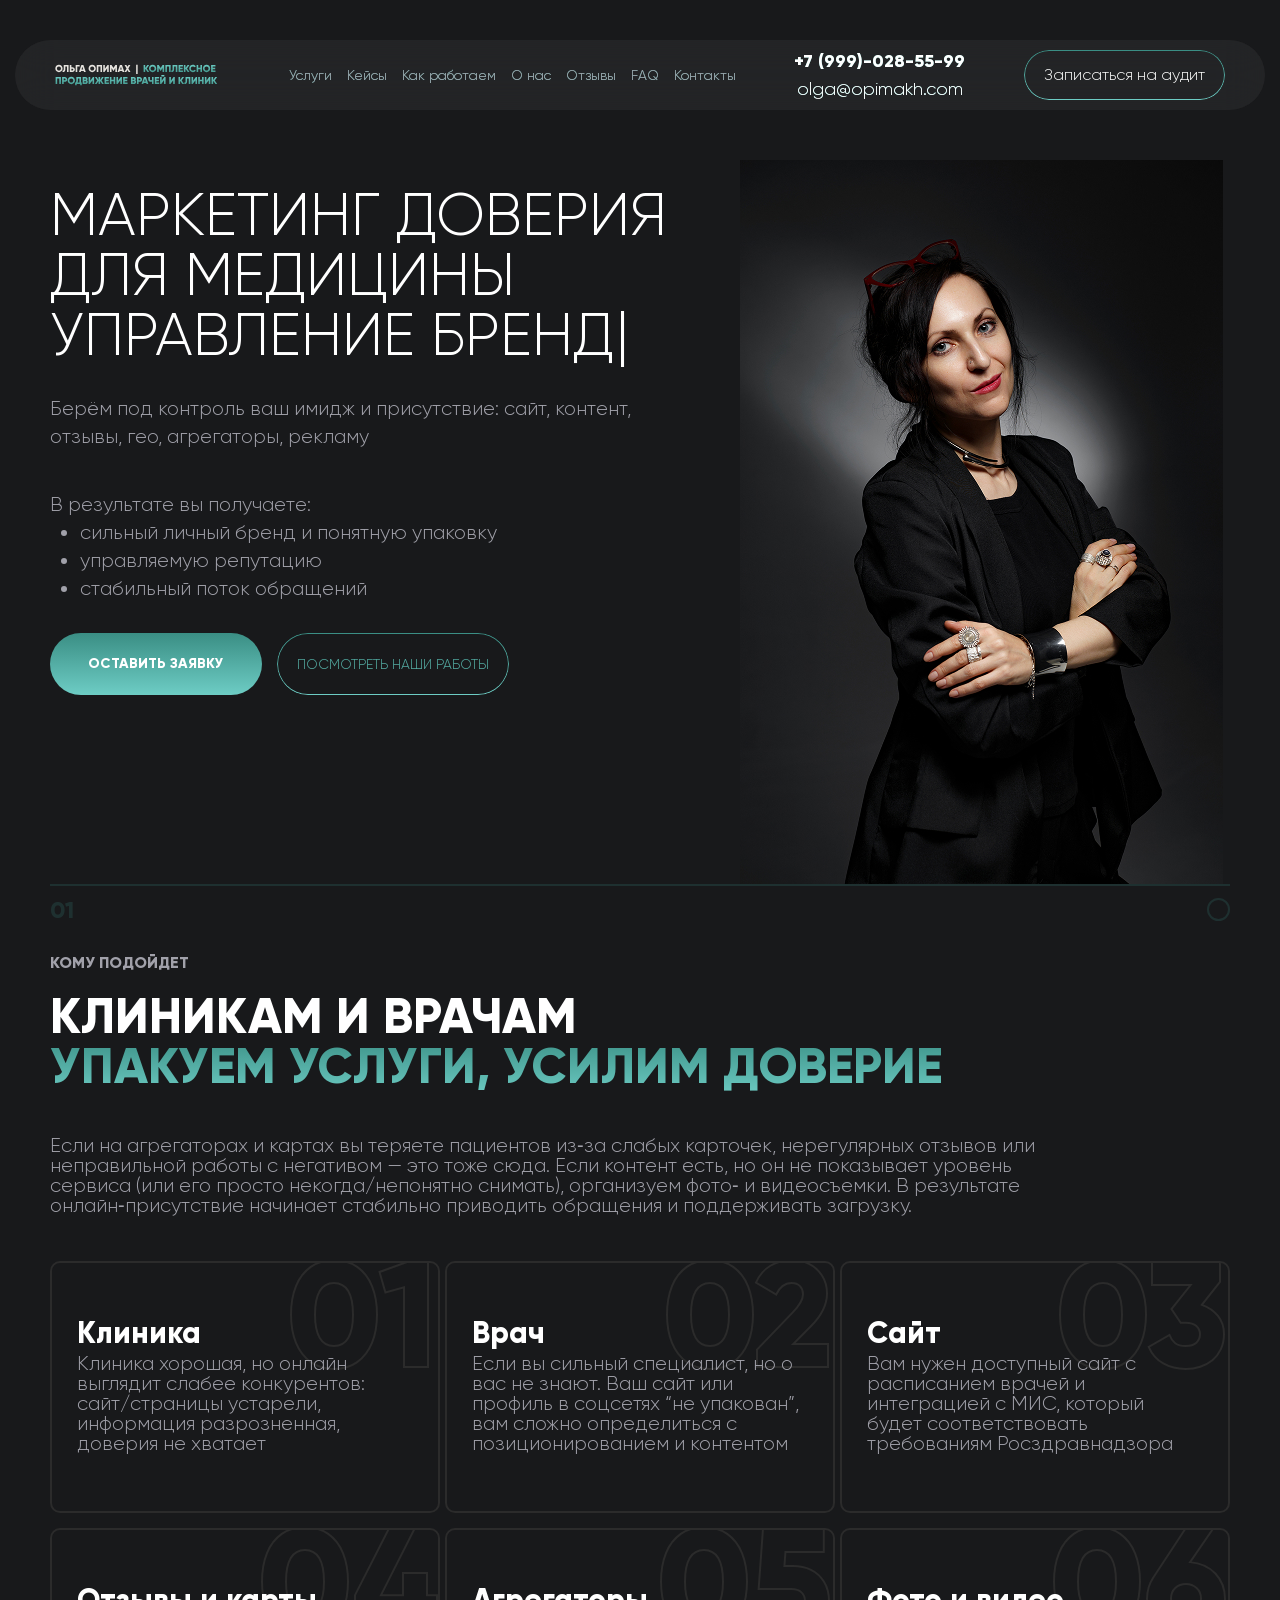
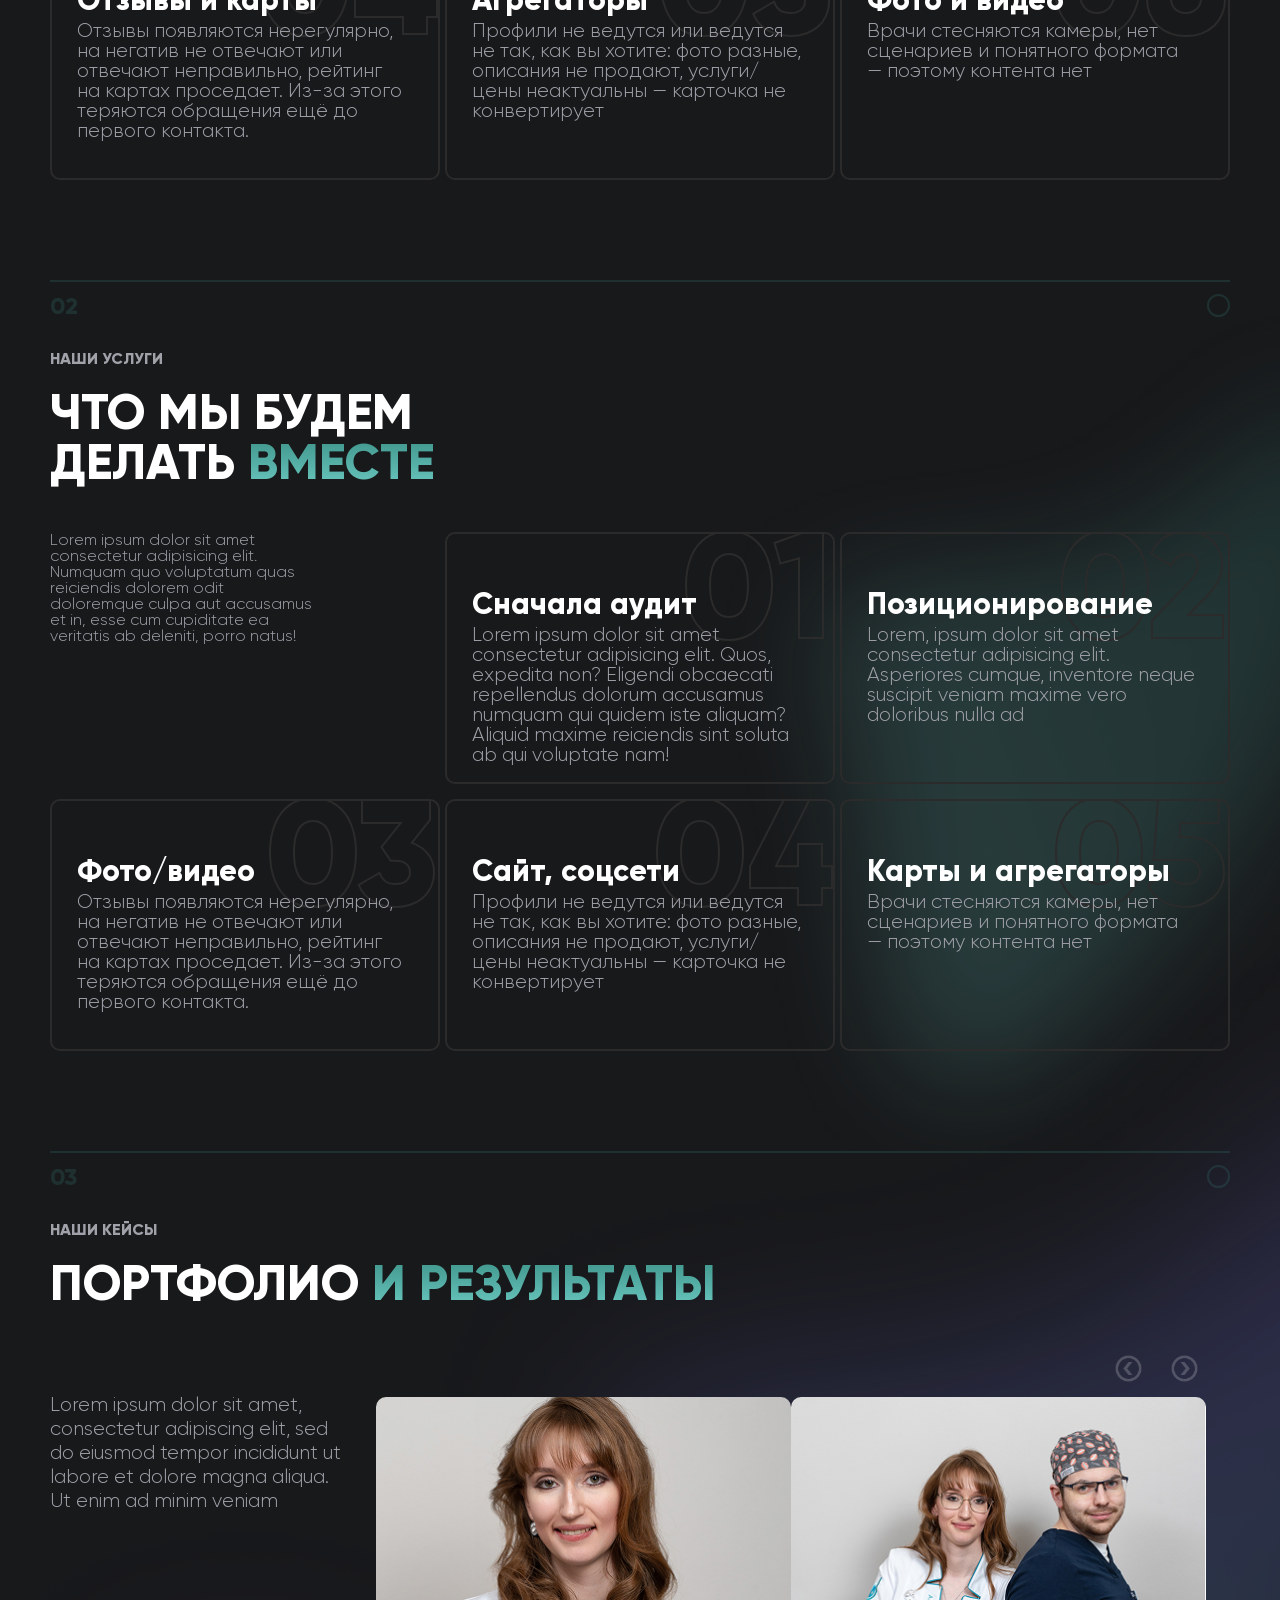
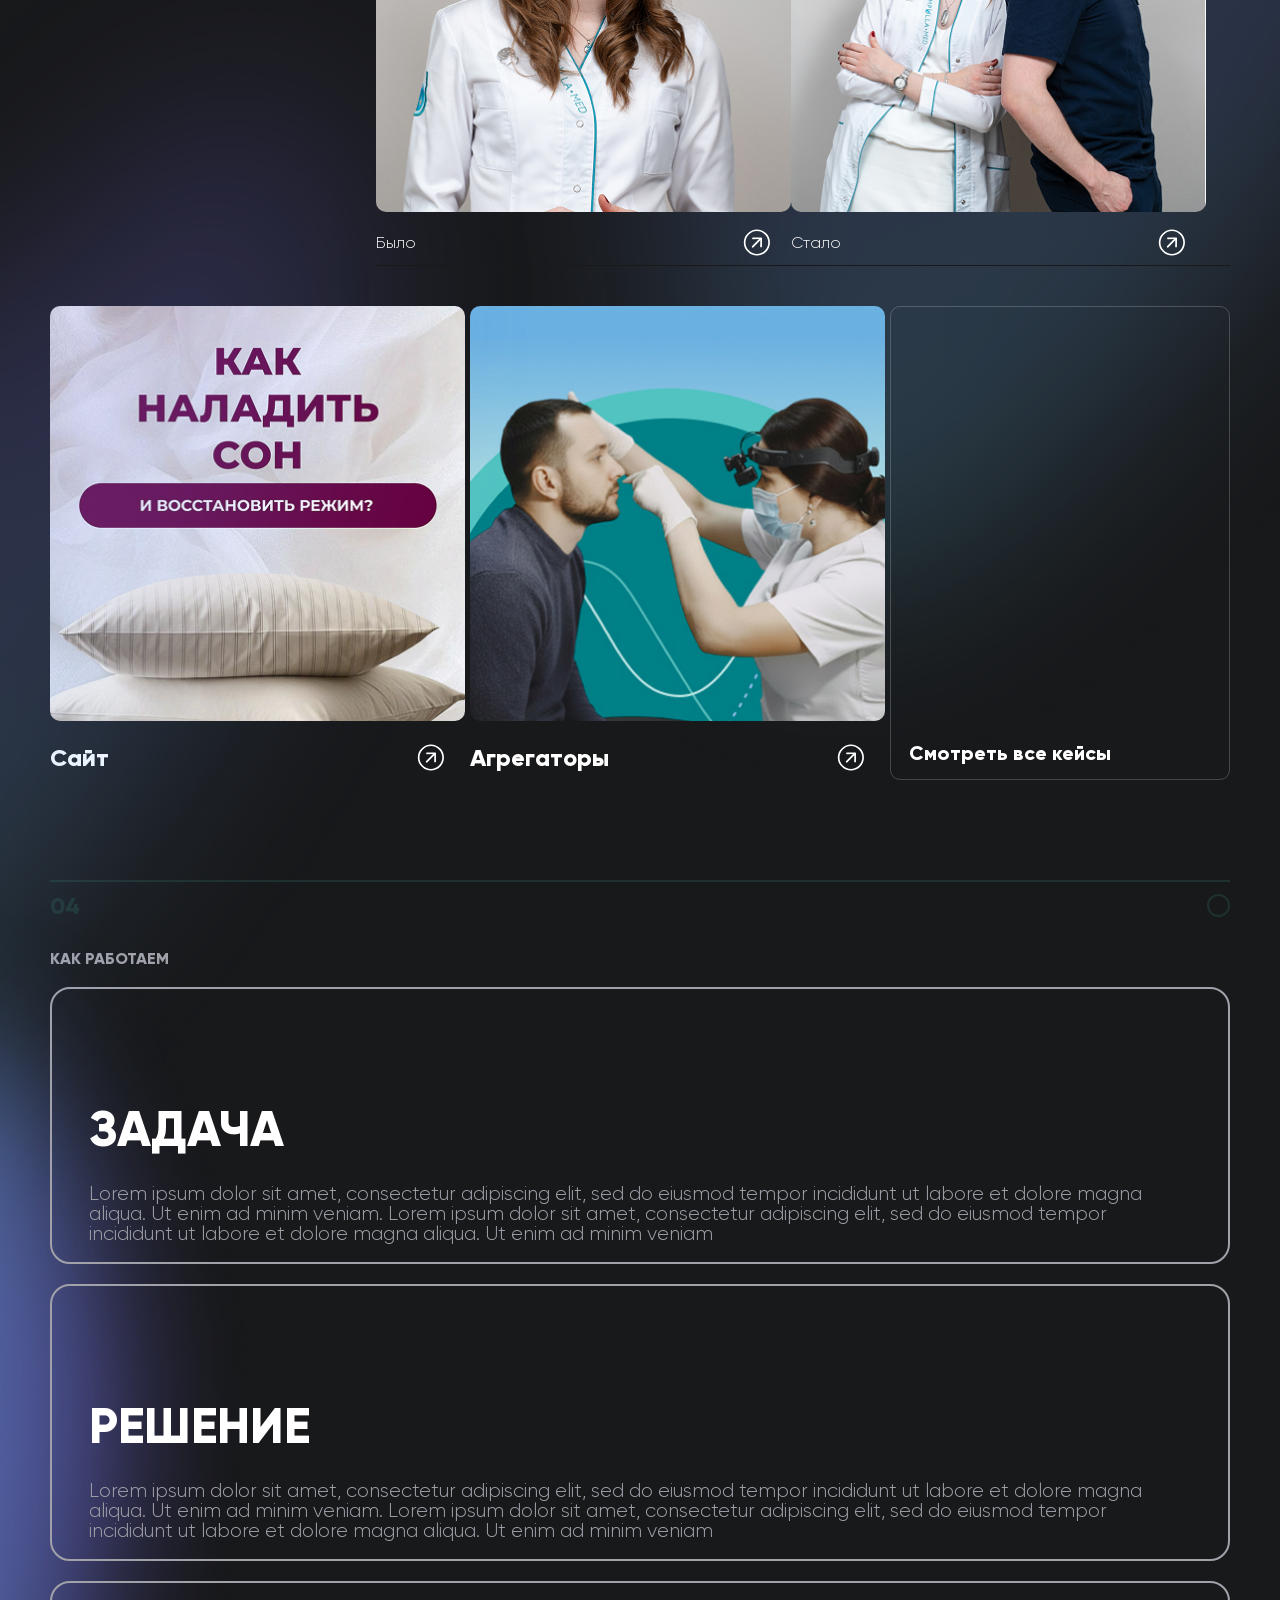
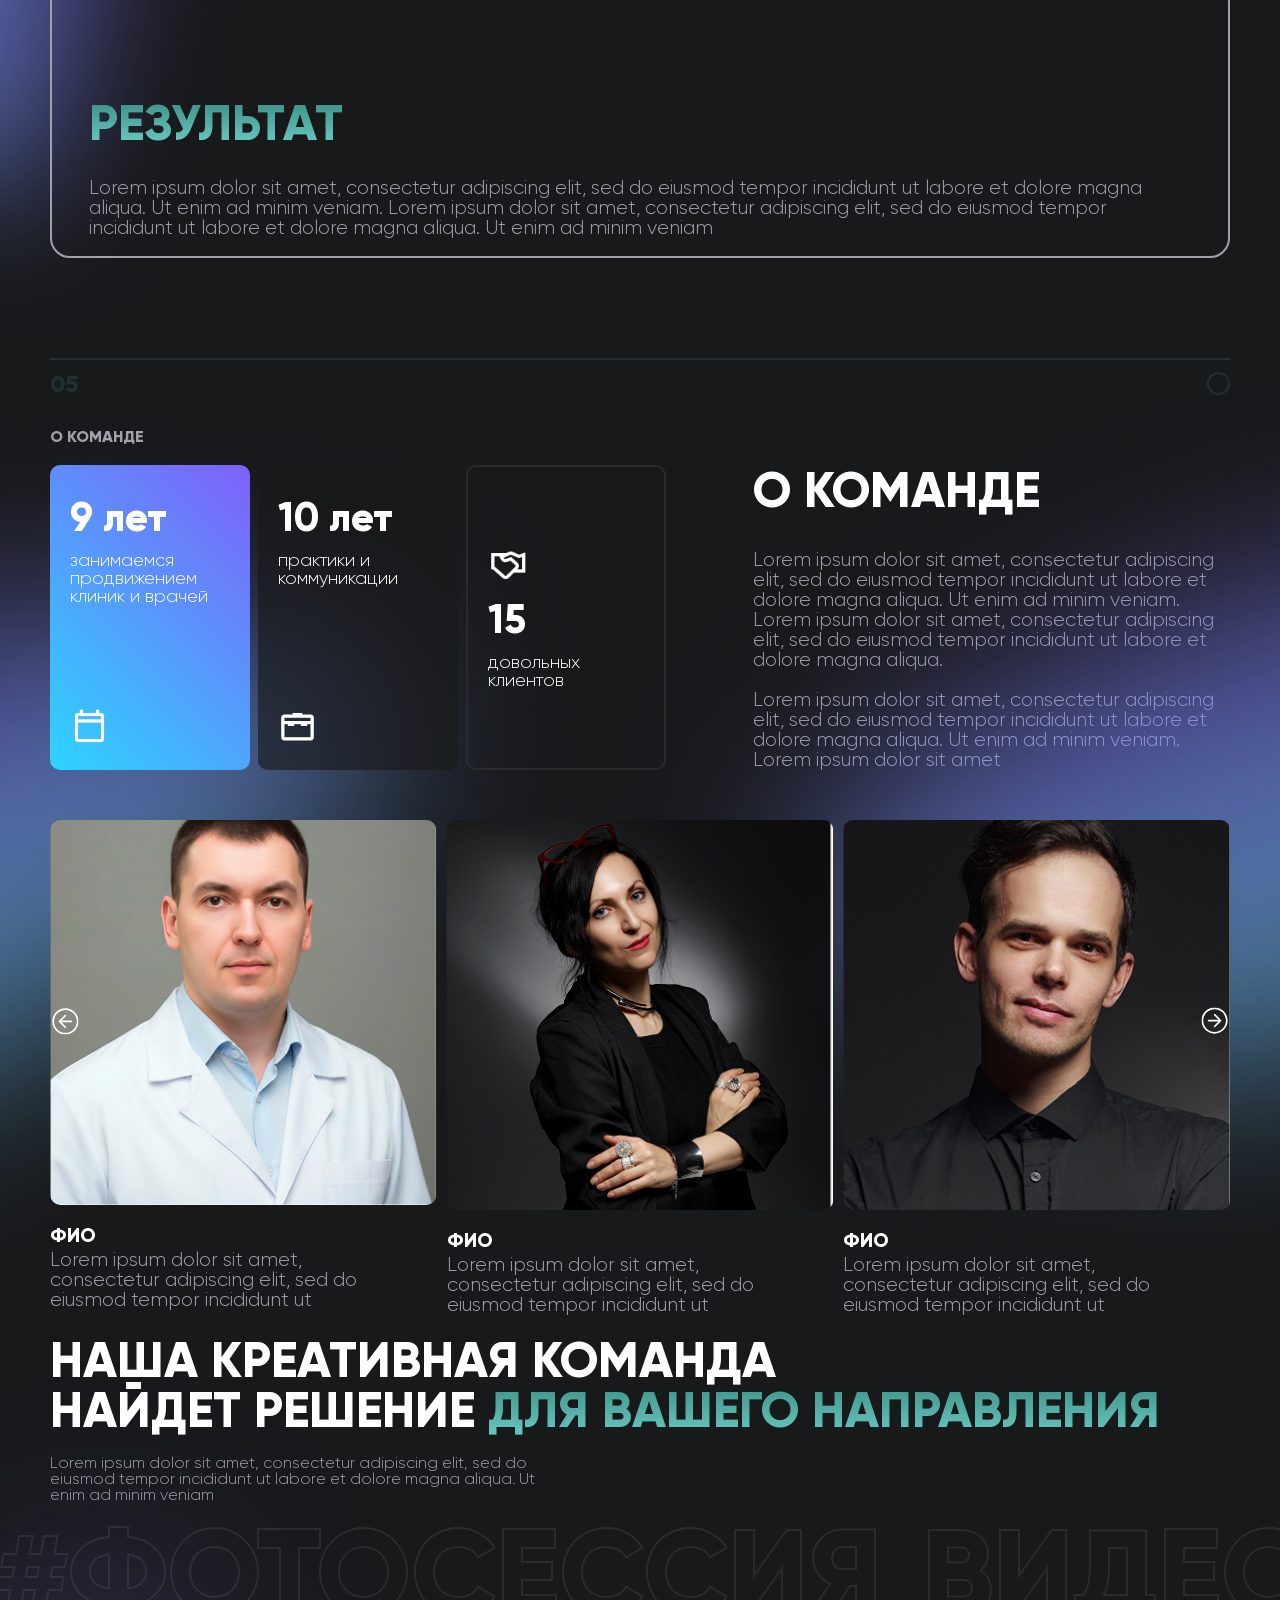
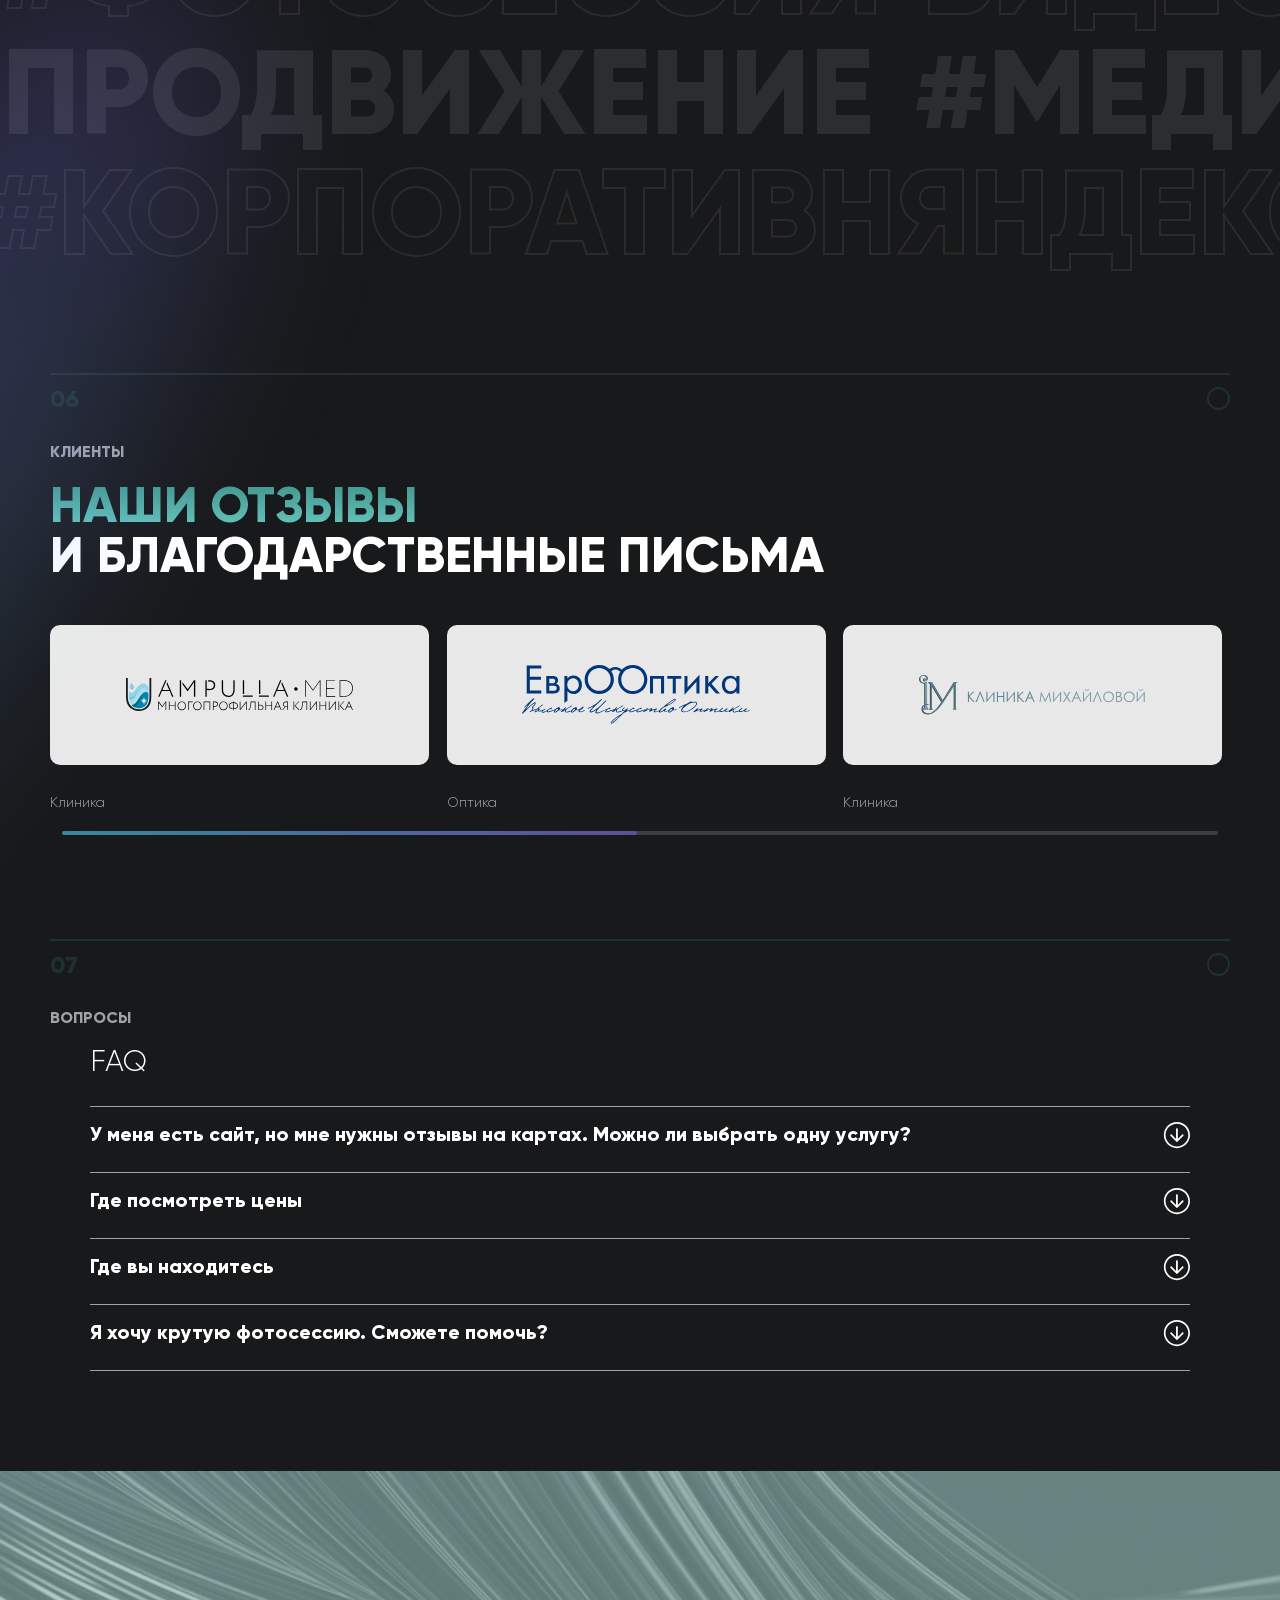
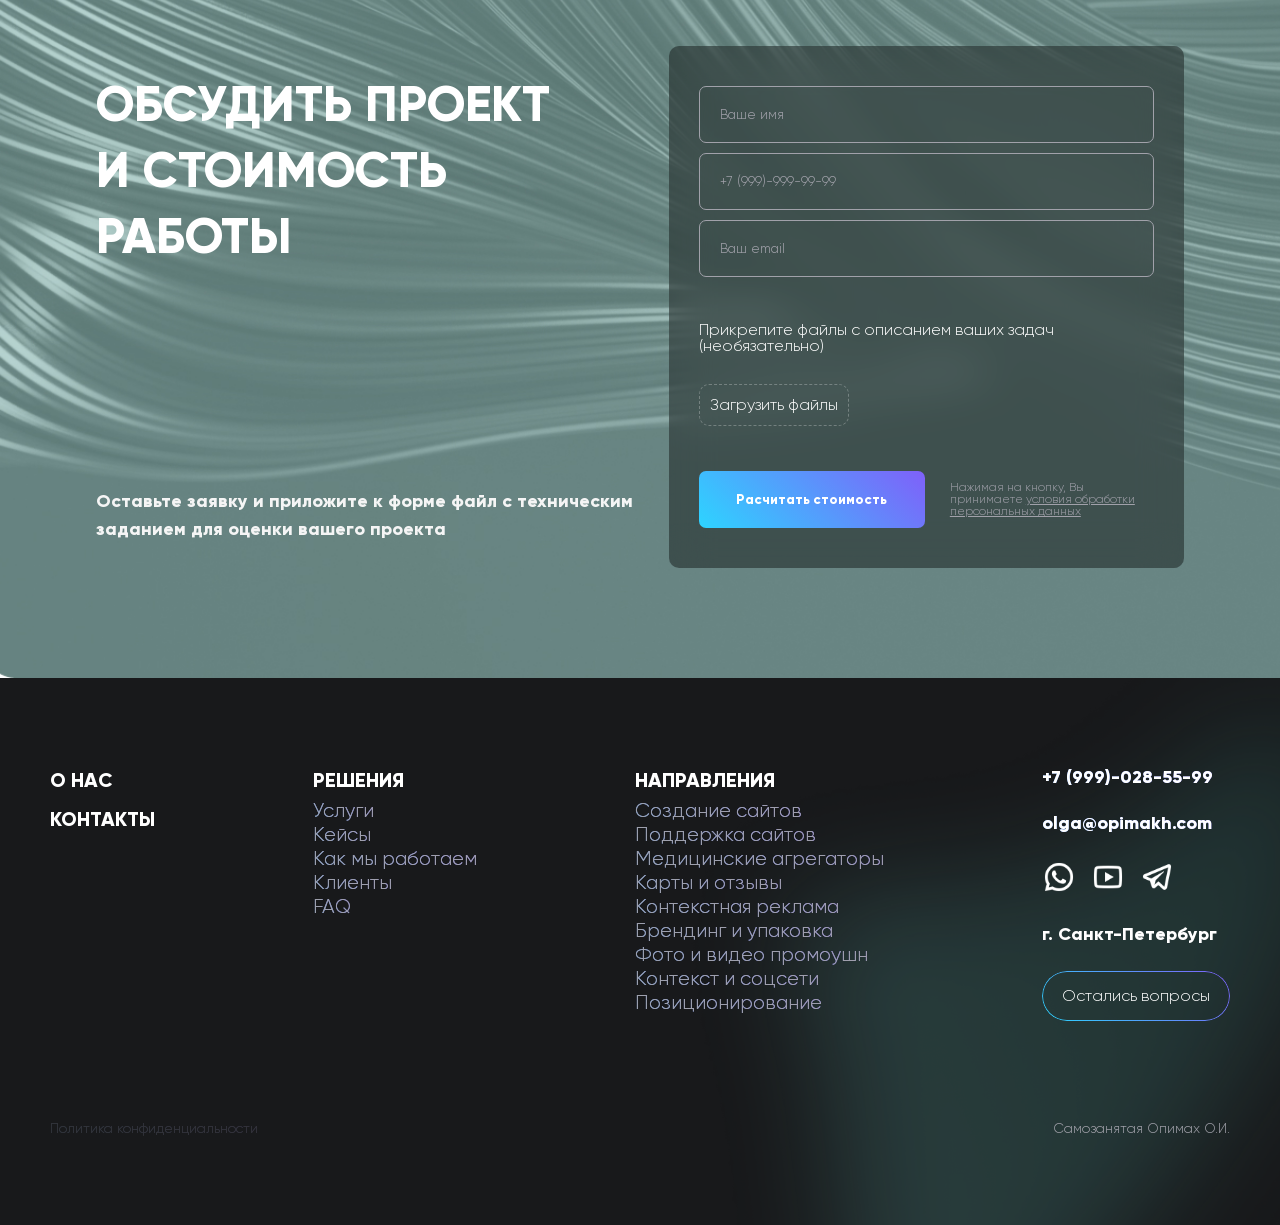
<file: index.html>
<!DOCTYPE html>
<html lang="en">
<head>
    <meta charset="UTF-8">
    <meta name="viewport" content="width=device-width, initial-scale=1.0">
    <link rel="stylesheet" href="css/style.css">
    <title>Агенство</title>
</head>
<body>
    <div class="wrapper">
        <header class="header">
            <div class="header-container">
                <div class="header__inner">
                    <a class="logo" href="#">
                        <img src="img/logo/logo.svg" alt="Логотип компании">
                    </a>
                    <div class="nav">
                        <ul class="nav__list">
                            <li class="nav__item"><a class="nav__link" href="#collaboration">Услуги</a></li>
                            <li class="nav__item"><a class="nav__link" href="#portfolio">Кейсы</a></li>
                            <li class="nav__item"><a class="nav__link" href="#process">Как работаем </a></li>
                            <li class="nav__item"><a class="nav__link" href="#about">О нас</a></li>
                            <li class="nav__item"><a class="nav__link" href="#feedback">Отзывы</a></li>
                            <li class="nav__item"><a class="nav__link" href="#faq">FAQ</a></li>
                            <li class="nav__item"><a class="nav__link" href="#">Контакты</a></li>
                        </ul>
                        <div class="mobile__contacts">
                            <div class="number">
                                <a href="tel:+79990285599">+7 (999)-028-55-99</a>
                            </div>
                            <div class="header__mail">
                                <a href="mailto:olga@opimakh.com">olga@opimakh.com</a>
                            </div>
                        </div>
                        <a class="mobile__btn" href="#application">
                            Записаться на аудит
                        </a>
                    </div>
                    <div class="header__contacts">
                        <div class="number">
                            <a href="tel:+79990285599">+7 (999)-028-55-99</a>
                        </div>
                        <div class="header__mail">
                            <a href="mailto:olga@opimakh.com">olga@opimakh.com</a>
                        </div>
                    </div>
                    <a class="header__btn" href="#application">
                        Записаться на аудит
                    </a>
                    <a class="burger-icon" href="#">
                        <span></span>
                    </a>
                </div>
            </div>
        </header>

        <main class="main">
            <section class="hero">
                <div class="container">
                    <div class="hero__inner">
                        <div class="hero__info">
                            <h1 class=" hero__title dynamic-text"><span class="static-part">Маркетинг доверия для медицины</span><br> <span class="typed-part" id="typed-output"></span><span class="cursor">|</span></h1>
                            <div class="hero__info-text">
                                <p class="hero__text">Берём под контроль ваш имидж и присутствие: сайт, контент, отзывы, гео, агрегаторы, рекламу</p>
                                <p class="hero__list-title">В результате вы получаете:</p>
                                <ul class="hero__list">
                                    <li class="hero__item">сильный личный бренд и понятную упаковку</li>
                                    <li class="hero__item">управляемую репутацию</li>
                                    <li class="hero__item">стабильный поток обращений</li>
                                </ul>
                            </div>
                            <div class="hero__btns">
                                <a class="hero__btn" href="">Оставить заявку</a>
                                <a class="hero__btn" href="">ПОСМОТРЕТЬ НАШИ РАБОТЫ</a>
                            </div>
                        </div>
                        <div class="hero__img">
                            <img src="img/hero-img.jpg" alt="">
                        </div>
                    </div>
                </div>
            </section>


            <section class="services">
                <div class="container">
                    <div class="services__inner">
                        <div class="section__count">
                            <p class="section__number"><span>01</span></p>
                            <div class="section__circle"></div>
                        </div>

                        <p class="services__subtitle subtitle">кому подойдет</p>
                        <h2 class="title services__title">клиникам и врачам<br> <span>упакуем услуги, усилим доверие</span></h2>
                        <p class="services__desc">
                            Если на агрегаторах и картах вы теряете пациентов из‑за слабых карточек, 
                            нерегулярных отзывов или неправильной работы с негативом — это тоже сюда. 
                            Если контент есть, но он не показывает уровень сервиса (или его просто 
                            некогда/непонятно снимать), организуем фото‑ и видеосъемки. 
                            В результате онлайн‑присутствие начинает стабильно приводить обращения и поддерживать загрузку.
                        </p>
                        <ul class="services-cards__list">
                            <li class="services-card__item">
                                <div class="services-card__inner">
                                    <div class="services-card__front"> 
                                        <div class="services__front-inner">
                                            <p class="services__number"> 01</p>
                                            <p class="services-card__title">Клиника</p>
                                            <p class="services-card__desc">
                                                Клиника хорошая, но онлайн выглядит слабее конкурентов: сайт/страницы устарели, информация разрозненная, доверия не хватает
                                            </p>
                                        </div>
                                    </div>
                                    <div class="services-card__back">
                                        <div class="services__back-inner">
                                            <p class="services__number">01</p>
                                            <p class="services-card__title">Клиника</p>
                                            <p class="services-card__desc">
                                                Клиника хорошая, но онлайн выглядит слабее конкурентов: сайт/страницы устарели, информация разрозненная, доверия не хватает
                                            </p>
                                        </div>
                                    </div>
                                </div>

                            </li>
                            <li class="services-card__item">
                                <div class="services-card__inner">
                                    <div class="services-card__front"> 
                                        <div class="services__front-inner">
                                            <p class="services__number"> 02</p>
                                            <p class="services-card__title">Врач</p>
                                            <p class="services-card__desc">
                                                Если вы сильный специалист, но о вас не знают. Ваш сайт или профиль в соцсетях “не упакован”, вам сложно определиться с позиционированием и контентом
                                            </p>
                                        </div>
                                    </div>
                                    <div class="services-card__back">
                                        <div class="services__back-inner">
                                            <p class="services__number">02</p>
                                            <p class="services-card__title">Врач</p>
                                            <p class="services-card__desc">
                                                Если вы сильный специалист, но о вас не знают. Ваш сайт или профиль в соцсетях “не упакован”, вам сложно определиться с позиционированием и контентом
                                            </p>
                                        </div>
                                    </div>
                                </div>

                            </li>
                            <li class="services-card__item">
                                <div class="services-card__inner">
                                    <div class="services-card__front"> 
                                        <div class="services__front-inner">
                                            <p class="services__number"> 03</p>
                                            <p class="services-card__title">Сайт</p>
                                            <p class="services-card__desc">
                                                Вам нужен доступный сайт с расписанием врачей и интеграцией с МИС, который будет соответствовать требованиям Росздравнадзора
                                            </p>
                                        </div>
                                    </div>
                                    <div class="services-card__back">
                                        <div class="services__back-inner">
                                            <p class="services__number">03</p>
                                            <p class="services-card__title">Сайт</p>
                                            <p class="services-card__desc">
                                                Вам нужен доступный сайт с расписанием врачей и интеграцией с МИС, который будет соответствовать требованиям Росздравнадзора
                                            </p>
                                        </div>
                                    </div>
                                </div>

                            </li>
                            <li class="services-card__item">
                                <div class="services-card__inner">
                                    <div class="services-card__front"> 
                                        <div class="services__front-inner">
                                            <p class="services__number"> 04</p>
                                            <p class="services-card__title">Отзывы и карты</p>
                                            <p class="services-card__desc">
                                                Отзывы появляются нерегулярно, на негатив не отвечают или отвечают неправильно, рейтинг на картах проседает. Из-за этого теряются обращения ещё до первого контакта.
                                            </p>
                                        </div>
                                    </div>
                                    <div class="services-card__back">
                                        <div class="services__back-inner">
                                            <p class="services__number">04</p>
                                            <p class="services-card__title">Отзывы и карты</p>
                                            <p class="services-card__desc">
                                                Отзывы появляются нерегулярно, на негатив не отвечают или отвечают неправильно, рейтинг на картах проседает. Из-за этого теряются обращения ещё до первого контакта.
                                            </p>
                                        </div>
                                    </div>
                                </div>

                            </li>
                            <li class="services-card__item">
                                <div class="services-card__inner">
                                    <div class="services-card__front"> 
                                        <div class="services__front-inner">
                                            <p class="services__number"> 05</p>
                                            <p class="services-card__title">Агрегаторы</p>
                                            <p class="services-card__desc">
                                                Профили не ведутся или ведутся не так, как вы хотите: фото разные, описания не продают, услуги/цены неактуальны — карточка не конвертирует
                                            </p>
                                        </div>
                                    </div>
                                    <div class="services-card__back">
                                        <div class="services__back-inner">
                                            <p class="services__number">05</p>
                                            <p class="services-card__title">Агрегаторы</p>
                                            <p class="services-card__desc">
                                                Профили не ведутся или ведутся не так, как вы хотите: фото разные, описания не продают, услуги/цены неактуальны — карточка не конвертирует
                                            </p>
                                        </div>
                                    </div>
                                </div>

                            </li>
                            <li class="services-card__item">
                                <div class="services-card__inner">
                                    <div class="services-card__front"> 
                                        <div class="services__front-inner">
                                            <p class="services__number"> 06</p>
                                            <p class="services-card__title">Фото и видео</p>
                                            <p class="services-card__desc">
                                                Врачи стесняются камеры, нет сценариев и понятного формата — поэтому контента нет
                                            </p>
                                        </div>
                                    </div>
                                    <div class="services-card__back">
                                        <div class="services__back-inner">
                                            <p class="services__number">06</p>
                                            <p class="services-card__title">Фото и видео</p>
                                            <p class="services-card__desc">
                                                Врачи стесняются камеры, нет сценариев и понятного формата — поэтому контента нет
                                            </p>
                                        </div>
                                    </div>
                                </div>

                            </li>
                        </ul>
                    </div>
                </div>
            </section>


            <section class="collaboration" id="collaboration">
                <div class="container">
                    <div class="collaboration__inner">
                        <div class="section__count">
                            <p class="section__number"><span>02</span></p>
                            <div class="section__circle"></div>
                        </div>

                        <p class="collaboration__subtitle subtitle">наши услуги</p>
                        <h2 class="collaboration__title title">что мы будем <br>делать <span>вместе</span></h2>
                    
                        <ul class="services-cards__list">
                            <li class="services-card__item">
                                <p class="services-card__item-desc">Lorem ipsum dolor sit amet consectetur adipisicing elit. Numquam quo voluptatum quas reiciendis dolorem odit doloremque culpa aut accusamus et in, esse cum cupiditate ea veritatis ab deleniti, porro natus!</p>
                            </li>
                            <li class="services-card__item">
                                <div class="services-card__inner">
                                    <div class="services-card__front"> 
                                        <div class="services__front-inner">
                                            <p class="services__number"> 01</p>
                                            <p class="services-card__title">Сначала аудит</p>
                                            <p class="services-card__desc">
                                                Lorem ipsum dolor sit amet consectetur adipisicing elit. Quos, expedita non? Eligendi obcaecati repellendus dolorum accusamus numquam qui quidem iste aliquam? Aliquid maxime reiciendis sint soluta ab qui voluptate nam!
                                            </p>
                                        </div>
                                    </div>
                                    <div class="services-card__back">
                                        <div class="services__back-inner">
                                            <p class="services__number">01</p>
                                            <p class="services-card__title">Сначала аудит</p>
                                            <p class="services-card__desc">
                                                Lorem ipsum dolor sit amet consectetur, adipisicing elit. Quibusdam natus nostrum iste placeat esse, debitis odio sint, ipsa, sunt nobis asperiores porro ullam! Voluptate excepturi autem ipsam quae placeat distinctio.
                                            </p>
                                        </div>
                                    </div>
                                </div>

                            </li>
                            <li class="services-card__item">
                                <div class="services-card__inner">
                                    <div class="services-card__front"> 
                                        <div class="services__front-inner">
                                            <p class="services__number"> 02</p>
                                            <p class="services-card__title">Позиционирование</p>
                                            <p class="services-card__desc">
                                                Lorem, ipsum dolor sit amet consectetur adipisicing elit. Asperiores cumque, inventore neque suscipit veniam maxime vero doloribus nulla ad 
                                            </p>
                                        </div>
                                    </div>
                                    <div class="services-card__back">
                                        <div class="services__back-inner">
                                            <p class="services__number">02</p>
                                            <p class="services-card__title">Позиционирование</p>
                                            <p class="services-card__desc">
                                                Lorem ipsum dolor sit amet consectetur adipisicing elit. Animi, repudiandae recusandae? Illum est blanditiis aliquid facilis tenetur recusandae soluta doloribus
                                            </p>
                                        </div>
                                    </div>
                                </div>

                            </li>
                            <li class="services-card__item">
                                <div class="services-card__inner">
                                    <div class="services-card__front"> 
                                        <div class="services__front-inner">
                                            <p class="services__number"> 03</p>
                                            <p class="services-card__title">Фото/видео</p>
                                            <p class="services-card__desc">
                                                Отзывы появляются нерегулярно, на негатив не отвечают или отвечают неправильно, рейтинг на картах проседает. Из-за этого теряются обращения ещё до первого контакта.
                                            </p>
                                        </div>
                                    </div>
                                    <div class="services-card__back">
                                        <div class="services__back-inner">
                                            <p class="services__number">03</p>
                                            <p class="services-card__title">Фото/видео</p>
                                            <p class="services-card__desc">
                                                Отзывы появляются нерегулярно, на негатив не отвечают или отвечают неправильно, рейтинг на картах проседает. Из-за этого теряются обращения ещё до первого контакта.
                                            </p>
                                        </div>
                                    </div>
                                </div>

                            </li>
                            <li class="services-card__item">
                                <div class="services-card__inner">
                                    <div class="services-card__front"> 
                                        <div class="services__front-inner">
                                            <p class="services__number"> 04</p>
                                            <p class="services-card__title">Сайт, соцсети</p>
                                            <p class="services-card__desc">
                                                Профили не ведутся или ведутся не так, как вы хотите: фото разные, описания не продают, услуги/цены неактуальны — карточка не конвертирует
                                            </p>
                                        </div>
                                    </div>
                                    <div class="services-card__back">
                                        <div class="services__back-inner">
                                            <p class="services__number">04</p>
                                            <p class="services-card__title">Сайт, соцсети</p>
                                            <p class="services-card__desc">
                                                Профили не ведутся или ведутся не так, как вы хотите: фото разные, описания не продают, услуги/цены неактуальны — карточка не конвертирует
                                            </p>
                                        </div>
                                    </div>
                                </div>

                            </li>
                            <li class="services-card__item">
                                <div class="services-card__inner">
                                    <div class="services-card__front"> 
                                        <div class="services__front-inner">
                                            <p class="services__number"> 05</p>
                                            <p class="services-card__title">Карты и агрегаторы</p>
                                            <p class="services-card__desc">
                                                Врачи стесняются камеры, нет сценариев и понятного формата — поэтому контента нет
                                            </p>
                                        </div>
                                    </div>
                                    <div class="services-card__back">
                                        <div class="services__back-inner">
                                            <p class="services__number">06</p>
                                            <p class="services-card__title">Карты и агрегаторы</p>
                                            <p class="services-card__desc">
                                                Врачи стесняются камеры, нет сценариев и понятного формата — поэтому контента нет
                                            </p>
                                        </div>
                                    </div>
                                </div>

                            </li>
                        </ul>
                    </div>
                </div>
            </section>


            <section class="portfolio" id="portfolio">
                <img src="img/decor/footer-decor.png" alt="" class="portfolio-decor-top">
                <div class="container">
                    <div class="portfolio__inner">
                        <div class="section__count">
                            <p class="section__number"><span>03</span></p>
                            <div class="section__circle"></div>
                        </div>
                        <p class="portfolio__subtitle subtitle">наши кейсы</p>
                        <h3 class="portfolio__title title">портфолио <span>и результаты</span></h3>
                        <div class="portfolio__container">
                            <div class="portfolio__column">
                                <p class="portfolio__desc">Lorem ipsum dolor sit amet, consectetur adipiscing elit, sed do eiusmod tempor incididunt ut labore et dolore magna aliqua. Ut enim ad minim veniam</p>
                            </div>
                            <div class="portfolio__column">
                                <div class="portfolio-slider__arrows">
                                    <div class="swiper-button-prev-disable portfolio-button-prev">
                                        <svg width="31" height="31" viewBox="0 0 31 31" fill="none" xmlns="http://www.w3.org/2000/svg" xmlns:xlink="http://www.w3.org/1999/xlink">
                                        <rect opacity="0.2" x="31" y="31" width="31" height="31" transform="rotate(180 31 31)" fill="url(#pattern0_1013_207)"/>
                                        <defs>
                                        <pattern id="pattern0_1013_207" patternContentUnits="objectBoundingBox" width="1" height="1">
                                        <use xlink:href="#image0_1013_207" transform="scale(0.0104167)"/>
                                        </pattern>
                                        <image id="image0_1013_207" width="96" height="96" preserveAspectRatio="none" xlink:href="[data-uri]"/>
                                        </defs>
                                        </svg>
                                    </div>
                                    <div class="swiper-button-next-disable portfolio-button-next">
                                        <svg width="31" height="31" viewBox="0 0 31 31" fill="none" xmlns="http://www.w3.org/2000/svg" xmlns:xlink="http://www.w3.org/1999/xlink">
                                        <rect opacity="0.2" width="31" height="31" fill="url(#pattern0_1013_208)"/>
                                        <defs>
                                        <pattern id="pattern0_1013_208" patternContentUnits="objectBoundingBox" width="1" height="1">
                                        <use xlink:href="#image0_1013_208" transform="scale(0.0104167)"/>
                                        </pattern>
                                        <image id="image0_1013_208" width="96" height="96" preserveAspectRatio="none" xlink:href="[data-uri]"/>
                                        </defs>
                                        </svg>
                                    </div>
                                </div>
                                <div class="swiper portfolio__slider">

                                    <div class="swiper-wrapper portfolio-wrapper">
                                        <div class="swiper-slide portfolio-slide">
                                            <div class="portfolio-slide__before">
                                                <img src="img/portfolio-1.jpg" alt="">
                                                <div class="portfolio-slide__link">
                                                    <p>Было</p>
                                                    <svg width="27" height="27" viewBox="0 0 27 27" fill="none" xmlns="http://www.w3.org/2000/svg">
                                                    <g clip-path="url(#clip0_1038_31)">
                                                    <path d="M13.9219 0C21.1465 0 27 5.85352 27 13.0781C27 20.3027 21.1465 26.1562 13.9219 26.1562C6.69728 26.1562 0.843775 20.3027 0.843775 13.0781C0.843775 5.85352 6.69728 0 13.9219 0ZM2.53127 13.0781C2.53127 19.3377 7.59898 24.4687 13.9219 24.4687C20.1814 24.4687 25.3125 19.401 25.3125 13.0781C25.3125 6.81855 20.2447 1.68751 13.9219 1.68751C7.66227 1.68751 2.53127 6.75527 2.53127 13.0781ZM7.40918 13.7373L13.4737 19.807C13.7215 20.0549 14.1223 20.0549 14.3701 19.807L20.4346 13.7373C20.6824 13.4894 20.6824 13.0886 20.4346 12.8408L20.0707 12.4769C19.8229 12.2291 19.4115 12.2291 19.1689 12.4875L14.8184 16.9963V6.96094C14.8184 6.6129 14.5336 6.32812 14.1856 6.32812L13.6582 6.32812C13.3102 6.32812 13.0254 6.6129 13.0254 6.96094V16.9963L8.67477 12.4822C8.42697 12.2291 8.02088 12.2238 7.77308 12.4717L7.40918 12.8355C7.16138 13.0886 7.16138 13.4894 7.40918 13.7373Z" fill="white"/>
                                                    </g>
                                                    <defs>
                                                    <clipPath id="clip0_1038_31">
                                                    <rect width="27" height="27" fill="white" transform="matrix(0 1 -1 0 27 0)"/>
                                                    </clipPath>
                                                    </defs>
                                                    </svg>
                                                </div>
                                            </div>
                                            <div class="portfolio-slide__now">
                                                <img src="img/portfolio-2.jpg" alt="">
                                                <div class="portfolio-slide__link">
                                                    <p>Стало</p>
                                                    <svg width="27" height="27" viewBox="0 0 27 27" fill="none" xmlns="http://www.w3.org/2000/svg">
                                                    <g clip-path="url(#clip0_1038_31)">
                                                    <path d="M13.9219 0C21.1465 0 27 5.85352 27 13.0781C27 20.3027 21.1465 26.1562 13.9219 26.1562C6.69728 26.1562 0.843775 20.3027 0.843775 13.0781C0.843775 5.85352 6.69728 0 13.9219 0ZM2.53127 13.0781C2.53127 19.3377 7.59898 24.4687 13.9219 24.4687C20.1814 24.4687 25.3125 19.401 25.3125 13.0781C25.3125 6.81855 20.2447 1.68751 13.9219 1.68751C7.66227 1.68751 2.53127 6.75527 2.53127 13.0781ZM7.40918 13.7373L13.4737 19.807C13.7215 20.0549 14.1223 20.0549 14.3701 19.807L20.4346 13.7373C20.6824 13.4894 20.6824 13.0886 20.4346 12.8408L20.0707 12.4769C19.8229 12.2291 19.4115 12.2291 19.1689 12.4875L14.8184 16.9963V6.96094C14.8184 6.6129 14.5336 6.32812 14.1856 6.32812L13.6582 6.32812C13.3102 6.32812 13.0254 6.6129 13.0254 6.96094V16.9963L8.67477 12.4822C8.42697 12.2291 8.02088 12.2238 7.77308 12.4717L7.40918 12.8355C7.16138 13.0886 7.16138 13.4894 7.40918 13.7373Z" fill="white"/>
                                                    </g>
                                                    <defs>
                                                    <clipPath id="clip0_1038_31">
                                                    <rect width="27" height="27" fill="white" transform="matrix(0 1 -1 0 27 0)"/>
                                                    </clipPath>
                                                    </defs>
                                                    </svg>
                                                </div>
                                            </div>
                                        </div>
                                        <div class="swiper-slide portfolio-slide">
                                            <div class="portfolio-slide__before">
                                                <img src="img/team-1.jpg" alt="">
                                                <div class="portfolio-slide__link">
                                                    <p>Было2</p>
                                                    <svg width="27" height="27" viewBox="0 0 27 27" fill="none" xmlns="http://www.w3.org/2000/svg">
                                                    <g clip-path="url(#clip0_1038_31)">
                                                    <path d="M13.9219 0C21.1465 0 27 5.85352 27 13.0781C27 20.3027 21.1465 26.1562 13.9219 26.1562C6.69728 26.1562 0.843775 20.3027 0.843775 13.0781C0.843775 5.85352 6.69728 0 13.9219 0ZM2.53127 13.0781C2.53127 19.3377 7.59898 24.4687 13.9219 24.4687C20.1814 24.4687 25.3125 19.401 25.3125 13.0781C25.3125 6.81855 20.2447 1.68751 13.9219 1.68751C7.66227 1.68751 2.53127 6.75527 2.53127 13.0781ZM7.40918 13.7373L13.4737 19.807C13.7215 20.0549 14.1223 20.0549 14.3701 19.807L20.4346 13.7373C20.6824 13.4894 20.6824 13.0886 20.4346 12.8408L20.0707 12.4769C19.8229 12.2291 19.4115 12.2291 19.1689 12.4875L14.8184 16.9963V6.96094C14.8184 6.6129 14.5336 6.32812 14.1856 6.32812L13.6582 6.32812C13.3102 6.32812 13.0254 6.6129 13.0254 6.96094V16.9963L8.67477 12.4822C8.42697 12.2291 8.02088 12.2238 7.77308 12.4717L7.40918 12.8355C7.16138 13.0886 7.16138 13.4894 7.40918 13.7373Z" fill="white"/>
                                                    </g>
                                                    <defs>
                                                    <clipPath id="clip0_1038_31">
                                                    <rect width="27" height="27" fill="white" transform="matrix(0 1 -1 0 27 0)"/>
                                                    </clipPath>
                                                    </defs>
                                                    </svg>
                                                </div>
                                            </div>
                                            <div class="portfolio-slide__now">
                                                <img src="img/team-2.jpg" alt="">
                                                <div class="portfolio-slide__link">
                                                    <p>Стало2</p>
                                                    <svg width="27" height="27" viewBox="0 0 27 27" fill="none" xmlns="http://www.w3.org/2000/svg">
                                                    <g clip-path="url(#clip0_1038_31)">
                                                    <path d="M13.9219 0C21.1465 0 27 5.85352 27 13.0781C27 20.3027 21.1465 26.1562 13.9219 26.1562C6.69728 26.1562 0.843775 20.3027 0.843775 13.0781C0.843775 5.85352 6.69728 0 13.9219 0ZM2.53127 13.0781C2.53127 19.3377 7.59898 24.4687 13.9219 24.4687C20.1814 24.4687 25.3125 19.401 25.3125 13.0781C25.3125 6.81855 20.2447 1.68751 13.9219 1.68751C7.66227 1.68751 2.53127 6.75527 2.53127 13.0781ZM7.40918 13.7373L13.4737 19.807C13.7215 20.0549 14.1223 20.0549 14.3701 19.807L20.4346 13.7373C20.6824 13.4894 20.6824 13.0886 20.4346 12.8408L20.0707 12.4769C19.8229 12.2291 19.4115 12.2291 19.1689 12.4875L14.8184 16.9963V6.96094C14.8184 6.6129 14.5336 6.32812 14.1856 6.32812L13.6582 6.32812C13.3102 6.32812 13.0254 6.6129 13.0254 6.96094V16.9963L8.67477 12.4822C8.42697 12.2291 8.02088 12.2238 7.77308 12.4717L7.40918 12.8355C7.16138 13.0886 7.16138 13.4894 7.40918 13.7373Z" fill="white"/>
                                                    </g>
                                                    <defs>
                                                    <clipPath id="clip0_1038_31">
                                                    <rect width="27" height="27" fill="white" transform="matrix(0 1 -1 0 27 0)"/>
                                                    </clipPath>
                                                    </defs>
                                                    </svg>
                                                </div>
                                            </div>
                                        </div>
                                     </div>
                                </div>
                            </div>
                        </div>

                        <div class="portfolio__cases">
                            <a class="portfolio__case" href="#">
                                <img src="img/case-1.jpg" alt="">
                                <div class="portfolio-slide__link">
                                    <p>Сайт</p>
                                    <svg width="27" height="27" viewBox="0 0 27 27" fill="none" xmlns="http://www.w3.org/2000/svg">
                                    <g clip-path="url(#clip0_1038_31)">
                                    <path d="M13.9219 0C21.1465 0 27 5.85352 27 13.0781C27 20.3027 21.1465 26.1562 13.9219 26.1562C6.69728 26.1562 0.843775 20.3027 0.843775 13.0781C0.843775 5.85352 6.69728 0 13.9219 0ZM2.53127 13.0781C2.53127 19.3377 7.59898 24.4687 13.9219 24.4687C20.1814 24.4687 25.3125 19.401 25.3125 13.0781C25.3125 6.81855 20.2447 1.68751 13.9219 1.68751C7.66227 1.68751 2.53127 6.75527 2.53127 13.0781ZM7.40918 13.7373L13.4737 19.807C13.7215 20.0549 14.1223 20.0549 14.3701 19.807L20.4346 13.7373C20.6824 13.4894 20.6824 13.0886 20.4346 12.8408L20.0707 12.4769C19.8229 12.2291 19.4115 12.2291 19.1689 12.4875L14.8184 16.9963V6.96094C14.8184 6.6129 14.5336 6.32812 14.1856 6.32812L13.6582 6.32812C13.3102 6.32812 13.0254 6.6129 13.0254 6.96094V16.9963L8.67477 12.4822C8.42697 12.2291 8.02088 12.2238 7.77308 12.4717L7.40918 12.8355C7.16138 13.0886 7.16138 13.4894 7.40918 13.7373Z" fill="white"/>
                                    </g>
                                    <defs>
                                    <clipPath id="clip0_1038_31">
                                     <rect width="27" height="27" fill="white" transform="matrix(0 1 -1 0 27 0)"/>
                                    </clipPath>
                                    </defs>
                                    </svg>
                                </div>
                            </a>
                            <a class="portfolio__case" href="#">
                                <img src="img/case-2.jpg" alt="">
                                <div class="portfolio-slide__link">
                                    <p>Агрегаторы</p>
                                    <svg width="27" height="27" viewBox="0 0 27 27" fill="none" xmlns="http://www.w3.org/2000/svg">
                                    <g clip-path="url(#clip0_1038_31)">
                                    <path d="M13.9219 0C21.1465 0 27 5.85352 27 13.0781C27 20.3027 21.1465 26.1562 13.9219 26.1562C6.69728 26.1562 0.843775 20.3027 0.843775 13.0781C0.843775 5.85352 6.69728 0 13.9219 0ZM2.53127 13.0781C2.53127 19.3377 7.59898 24.4687 13.9219 24.4687C20.1814 24.4687 25.3125 19.401 25.3125 13.0781C25.3125 6.81855 20.2447 1.68751 13.9219 1.68751C7.66227 1.68751 2.53127 6.75527 2.53127 13.0781ZM7.40918 13.7373L13.4737 19.807C13.7215 20.0549 14.1223 20.0549 14.3701 19.807L20.4346 13.7373C20.6824 13.4894 20.6824 13.0886 20.4346 12.8408L20.0707 12.4769C19.8229 12.2291 19.4115 12.2291 19.1689 12.4875L14.8184 16.9963V6.96094C14.8184 6.6129 14.5336 6.32812 14.1856 6.32812L13.6582 6.32812C13.3102 6.32812 13.0254 6.6129 13.0254 6.96094V16.9963L8.67477 12.4822C8.42697 12.2291 8.02088 12.2238 7.77308 12.4717L7.40918 12.8355C7.16138 13.0886 7.16138 13.4894 7.40918 13.7373Z" fill="white"/>
                                    </g>
                                    <defs>
                                    <clipPath id="clip0_1038_31">
                                     <rect width="27" height="27" fill="white" transform="matrix(0 1 -1 0 27 0)"/>
                                    </clipPath>
                                    </defs>
                                    </svg>
                                </div>
                            </a>
                            <a class="portfolio__case" href="#">Смотреть все кейсы</a>
                        </div>
                    </div>
                </div>
                <img src="img/decor/footer-decor.png" alt="" class="portfolio-decor-bottom">
            </section>


            <section class="process" id="process">
                <div class="container">
                    <div class="process__inner">
                        <div class="section__count">
                            <p class="section__number"><span>04</span></p>
                            <div class="section__circle"></div>
                        </div>
                        <p class="process__subtitle subtitle">как работаем</p>
                        <!-- <h3 class="process__title title"></h3> -->

                        <ul class="process__list">
                            <li class="process__item">
                                <p class="process__item-title">задача</p>
                                <p class="process__item-desc">Lorem ipsum dolor sit amet, consectetur adipiscing elit, sed do eiusmod tempor incididunt ut labore et dolore magna aliqua. Ut enim ad minim veniam. Lorem ipsum dolor sit amet, consectetur adipiscing elit, sed do eiusmod tempor incididunt ut labore et dolore magna aliqua. Ut enim ad minim veniam</p>
                            </li>
                            <li class="process__item">
                                <p class="process__item-title">решение</p>
                                <p class="process__item-desc">Lorem ipsum dolor sit amet, consectetur adipiscing elit, sed do eiusmod tempor incididunt ut labore et dolore magna aliqua. Ut enim ad minim veniam. Lorem ipsum dolor sit amet, consectetur adipiscing elit, sed do eiusmod tempor incididunt ut labore et dolore magna aliqua. Ut enim ad minim veniam</p>
                            </li>
                            <li class="process__item">
                                <p class="process__item-title">результат</p>
                                <p class="process__item-desc">Lorem ipsum dolor sit amet, consectetur adipiscing elit, sed do eiusmod tempor incididunt ut labore et dolore magna aliqua. Ut enim ad minim veniam. Lorem ipsum dolor sit amet, consectetur adipiscing elit, sed do eiusmod tempor incididunt ut labore et dolore magna aliqua. Ut enim ad minim veniam</p>
                            </li>
                        </ul>
                    </div>
                </div>
            </section>


            <section class="about" id="about">
                <img src="img/decor/about-decor.png" alt="" class="about__decor-top">
                <div class="container">
                    <div class="about__inner">
                        <div class="section__count">
                            <p class="section__number"><span>05</span></p>
                            <div class="section__circle"></div>
                        </div>
                        <p class="about__subtitle subtitle">о команде</p>
                        <div class="about__container">
                            <div class="about__column">
                                <ul class="about__list">
                                    <li class="about__item">
                                        <div class="about__item-text">
                                            <p class="about__item-number">9 лет</p>
                                            <p class="about__item-desc">занимаемся продвижением клиник и врачей</p>
                                        </div>
                                        <div class="about__item-icon">
                                            <svg width="39" height="39" viewBox="0 0 39 39" fill="none" xmlns="http://www.w3.org/2000/svg" xmlns:xlink="http://www.w3.org/1999/xlink">
                                            <rect width="39" height="39" fill="url(#pattern0_1013_259)"/>
                                            <defs>
                                            <pattern id="pattern0_1013_259" patternContentUnits="objectBoundingBox" width="1" height="1">
                                            <use xlink:href="#image0_1013_259" transform="scale(0.0104167)"/>
                                            </pattern>
                                            <image id="image0_1013_259" width="96" height="96" preserveAspectRatio="none" xlink:href="[data-uri]"/>
                                            </defs>
                                            </svg>
                                        </div>
                                    </li>
                                    <li class="about__item">
                                        <div class="about__item-icon">
                                            <svg width="39" height="39" viewBox="0 0 39 39" fill="none" xmlns="http://www.w3.org/2000/svg" xmlns:xlink="http://www.w3.org/1999/xlink">
                                            <rect width="39" height="39" fill="url(#pattern0_1013_260)"/>
                                            <defs>
                                            <pattern id="pattern0_1013_260" patternContentUnits="objectBoundingBox" width="1" height="1">
                                            <use xlink:href="#image0_1013_260" transform="scale(0.0104167)"/>
                                            </pattern>
                                            <image id="image0_1013_260" width="96" height="96" preserveAspectRatio="none" xlink:href="[data-uri]"/>
                                            </defs>
                                            </svg>
                                        </div>
                                        <div class="about__item-text">
                                            <p class="about__item-number">10 лет</p>
                                            <p class="about__item-desc">практики и коммуникации</p>
                                        </div>
                                    </li>
                                    <li class="about__item">
                                        <div class="about__item-icon">
                                            <svg width="39" height="39" viewBox="0 0 39 39" fill="none" xmlns="http://www.w3.org/2000/svg" xmlns:xlink="http://www.w3.org/1999/xlink">
                                            <rect width="39" height="39" fill="url(#pattern0_1013_261)"/>
                                            <defs>
                                            <pattern id="pattern0_1013_261" patternContentUnits="objectBoundingBox" width="1" height="1">
                                            <use xlink:href="#image0_1013_261" transform="scale(0.0104167)"/>
                                            </pattern>
                                            <image id="image0_1013_261" width="96" height="96" preserveAspectRatio="none" xlink:href="[data-uri]"/>
                                            </defs>
                                            </svg>
                                        </div>
                                        <div class="about__item-text">
                                            <p class="about__item-number">15</p>
                                            <p class="about__item-desc">довольных клиентов</p>
                                        </div>
                                    </li>
                                </ul>
                            </div>
                            <div class="about__column">
                                <h3 class="about__title title">О команде</h3>
                                <p class="about__desc">
                                    Lorem ipsum dolor sit amet, consectetur adipiscing elit, sed do eiusmod tempor incididunt ut labore et dolore magna aliqua. Ut enim ad minim veniam. Lorem ipsum dolor sit amet, consectetur adipiscing elit, sed do eiusmod tempor incididunt ut labore et dolore magna aliqua.
                                    <br>
                                    <br>
                                    Lorem ipsum dolor sit amet, consectetur adipiscing elit, sed do eiusmod tempor incididunt ut labore et dolore magna aliqua. Ut enim ad minim veniam. Lorem ipsum dolor sit amet
                                </p>
                            </div>
                        </div>

                        <div class="swiper about__slider">
                            <div class="swiper-wrapper about-wrapper">
                                <div class="swiper-slide about-slide">
                                    <div class="about-slide__img">
                                        <img src="img/team-1.jpg" alt="" class="">
                                    </div>
                                    <p class="about-slide__name">ФИО</p>
                                    <p class="about-slide__text">
                                        Lorem ipsum dolor sit amet, consectetur adipiscing elit, sed do eiusmod tempor incididunt ut
                                    </p>
                                </div>
                                <div class="swiper-slide about-slide">
                                    <div class="about-slide__img">
                                        <img src="img/team-2.jpg" alt="" class="">
                                    </div>
                                    <p class="about-slide__name">ФИО</p>
                                    <p class="about-slide__text">
                                        Lorem ipsum dolor sit amet, consectetur adipiscing elit, sed do eiusmod tempor incididunt ut
                                    </p>
                                </div>
                                <div class="swiper-slide about-slide">
                                    <div class="about-slide__img">
                                        <img src="img/team-3.jpg" alt="" class="">
                                    </div>
                                    <p class="about-slide__name">ФИО</p>
                                    <p class="about-slide__text">
                                        Lorem ipsum dolor sit amet, consectetur adipiscing elit, sed do eiusmod tempor incididunt ut
                                    </p>
                                </div>


                                <div class="swiper-slide about-slide">
                                    <div class="about-slide__img">
                                        <img src="img/team-1.jpg" alt="" class="">
                                    </div>
                                    <p class="about-slide__name">ФИО</p>
                                    <p class="about-slide__text">
                                        Lorem ipsum dolor sit amet, consectetur adipiscing elit, sed do eiusmod tempor incididunt ut
                                    </p>
                                </div>
                                <div class="swiper-slide about-slide">
                                    <div class="about-slide__img">
                                        <img src="img/team-2.jpg" alt="" class="">
                                    </div>
                                    <p class="about-slide__name">ФИО</p>
                                    <p class="about-slide__text">
                                        Lorem ipsum dolor sit amet, consectetur adipiscing elit, sed do eiusmod tempor incididunt ut
                                    </p>
                                </div>
                                <div class="swiper-slide about-slide">
                                    <div class="about-slide__img">
                                        <img src="img/team-3.jpg" alt="" class="">
                                    </div>
                                    <p class="about-slide__name">ФИО</p>
                                    <p class="about-slide__text">
                                        Lorem ipsum dolor sit amet, consectetur adipiscing elit, sed do eiusmod tempor incididunt ut
                                    </p>
                                </div>
                            </div>

                            <div class="about-slider__arrows">
                                <div class="swiper-button-prev-disable about-button-prev">
                                    <svg width="27" height="27" viewBox="0 0 27 27" fill="none" xmlns="http://www.w3.org/2000/svg">
                                    <g clip-path="url(#clip0_1038_31)">
                                    <path d="M13.9219 0C21.1465 0 27 5.85352 27 13.0781C27 20.3027 21.1465 26.1562 13.9219 26.1562C6.69728 26.1562 0.843775 20.3027 0.843775 13.0781C0.843775 5.85352 6.69728 0 13.9219 0ZM2.53127 13.0781C2.53127 19.3377 7.59898 24.4687 13.9219 24.4687C20.1814 24.4687 25.3125 19.401 25.3125 13.0781C25.3125 6.81855 20.2447 1.68751 13.9219 1.68751C7.66227 1.68751 2.53127 6.75527 2.53127 13.0781ZM7.40918 13.7373L13.4737 19.807C13.7215 20.0549 14.1223 20.0549 14.3701 19.807L20.4346 13.7373C20.6824 13.4894 20.6824 13.0886 20.4346 12.8408L20.0707 12.4769C19.8229 12.2291 19.4115 12.2291 19.1689 12.4875L14.8184 16.9963V6.96094C14.8184 6.6129 14.5336 6.32812 14.1856 6.32812L13.6582 6.32812C13.3102 6.32812 13.0254 6.6129 13.0254 6.96094V16.9963L8.67477 12.4822C8.42697 12.2291 8.02088 12.2238 7.77308 12.4717L7.40918 12.8355C7.16138 13.0886 7.16138 13.4894 7.40918 13.7373Z" fill="white"/>
                                    </g>
                                    <defs>
                                    <clipPath id="clip0_1038_31">
                                    <rect width="27" height="27" fill="white" transform="matrix(0 1 -1 0 27 0)"/>
                                    </clipPath>
                                    </defs>
                                    </svg>
                                </div>
                                <div class="swiper-button-next-disable about-button-next">
                                    <svg width="27" height="27" viewBox="0 0 27 27" fill="none" xmlns="http://www.w3.org/2000/svg">
                                    <g clip-path="url(#clip0_1038_31)">
                                    <path d="M13.9219 0C21.1465 0 27 5.85352 27 13.0781C27 20.3027 21.1465 26.1562 13.9219 26.1562C6.69728 26.1562 0.843775 20.3027 0.843775 13.0781C0.843775 5.85352 6.69728 0 13.9219 0ZM2.53127 13.0781C2.53127 19.3377 7.59898 24.4687 13.9219 24.4687C20.1814 24.4687 25.3125 19.401 25.3125 13.0781C25.3125 6.81855 20.2447 1.68751 13.9219 1.68751C7.66227 1.68751 2.53127 6.75527 2.53127 13.0781ZM7.40918 13.7373L13.4737 19.807C13.7215 20.0549 14.1223 20.0549 14.3701 19.807L20.4346 13.7373C20.6824 13.4894 20.6824 13.0886 20.4346 12.8408L20.0707 12.4769C19.8229 12.2291 19.4115 12.2291 19.1689 12.4875L14.8184 16.9963V6.96094C14.8184 6.6129 14.5336 6.32812 14.1856 6.32812L13.6582 6.32812C13.3102 6.32812 13.0254 6.6129 13.0254 6.96094V16.9963L8.67477 12.4822C8.42697 12.2291 8.02088 12.2238 7.77308 12.4717L7.40918 12.8355C7.16138 13.0886 7.16138 13.4894 7.40918 13.7373Z" fill="white"/>
                                    </g>
                                    <defs>
                                    <clipPath id="clip0_1038_31">
                                    <rect width="27" height="27" fill="white" transform="matrix(0 1 -1 0 27 0)"/>
                                    </clipPath>
                                    </defs>
                                    </svg>
                                </div>
                            </div>

                        </div>
                        
                        <h4 class="title about-bottom__title">наша креативная команда<br> найдет решение <span>для вашего направления</span></h4>
                        <p class="about-bottom__desc">Lorem ipsum dolor sit amet, consectetur adipiscing elit, sed do eiusmod tempor incididunt ut labore et dolore magna aliqua. Ut enim ad minim veniam</p>
                    </div>
                </div>
                <img src="img/decor/Ellipse 37.png" alt="" class="about__decor-bottom">

                <div class="running-lines">
                    <div class="running-line running-line--animated">
                        <div class="running-line__wrapper" id="runningLine1"></div>
                    </div>
                    <div class="running-line running-line--animated">
                        <div class="running-line__wrapper" id="runningLine2"></div>
                    </div>
                    <div class="running-line running-line--animated">
                        <div class="running-line__wrapper" id="runningLine3"></div>
                    </div>
                </div>

                <img src="img/decor/lines-decor.png" alt="" class="lines-decor">

            </section>


            <section class="feedback" id="feedback">
                <div class="container">
                    <div class="feedback__inner">
                        <div class="section__count">
                            <p class="section__number"><span>06</span></p>
                            <div class="section__circle"></div>
                        </div>
                        <p class="portfolio__subtitle subtitle">клиенты</p>
                        <h3 class="portfolio__title title"><span>наши отзывы</span><br>и благодарственные письма</h3>
                        <div class="swiper feedback__slider">
                            <div class="swiper-wrapper feedback-wrapper">

                                <a class="swiper-slide feedback-slide" href="">
                                    <div class="feedback-slide__card">
                                        <img src="img/feedback/feedback-1.svg" alt="">
                                    </div>
                                    <p class="feedback-slide__title">Клиника</p>
                                </a>
                                <a class="swiper-slide feedback-slide" href="">
                                    <div class="feedback-slide__card">
                                        <img src="img/feedback/feedback-2.svg" alt="">
                                    </div>
                                    <p class="feedback-slide__title">Оптика</p>
                                </a>
                                <a class="swiper-slide feedback-slide" href="">
                                    <div class="feedback-slide__card">
                                        <img src="img/feedback/feedback-3.svg" alt="">
                                    </div>
                                    <p class="feedback-slide__title">Клиника</p>
                                </a>

                                <a class="swiper-slide feedback-slide" href="">
                                    <div class="feedback-slide__card">
                                        <img src="img/feedback/feedback-1.svg" alt="">
                                    </div>
                                    <p class="feedback-slide__title">Клиника2</p>
                                </a>
                                <a class="swiper-slide feedback-slide" href="">
                                    <div class="feedback-slide__card">
                                        <img src="img/feedback/feedback-2.svg" alt="">
                                    </div>
                                    <p class="feedback-slide__title">Оптика2</p>
                                </a>
                                <a class="swiper-slide feedback-slide" href="">
                                    <div class="feedback-slide__card">
                                        <img src="img/feedback/feedback-3.svg" alt="">
                                    </div>
                                    <p class="feedback-slide__title">Клиника2</p>
                                </a>
                            </div>
                            <div class="swiper-scrollbar feedback-scrollbar"></div>
                        </div>
                    </div>
                </div>
            </section>


            <section class="faq" id="faq">
                <div class="container">
                    <div class="faq__inner">
                        <div class="section__count">
                            <p class="section__number"><span>07</span></p>
                            <div class="section__circle"></div>
                        </div>
                        <p class="portfolio__subtitle subtitle">вопросы</p>
                        <!-- <h3 class="portfolio__title title"><span>наши отзывы</span><br>и благодарственные письма</h3> -->
                        <div class="faq__body">
                            <h4 class="faq__title">FAQ</h4>

                            <div class="accordian-content">
                                <ul class="accordion-list">
                                    <li class="accordion-list__item">
                                        <a class="accordion-list__control" href="#">
                                            <h6 class="accordion-list__control-title">У меня есть сайт, но мне нужны отзывы на картах. Можно ли выбрать одну услугу?</h6>
                                            <div class="accordion-list__control-icon">
                                                <svg width="27" height="27" viewBox="0 0 27 27" fill="none" xmlns="http://www.w3.org/2000/svg">
                                                <g clip-path="url(#clip0_1038_31)">
                                                <path d="M13.9219 0C21.1465 0 27 5.85352 27 13.0781C27 20.3027 21.1465 26.1562 13.9219 26.1562C6.69728 26.1562 0.843775 20.3027 0.843775 13.0781C0.843775 5.85352 6.69728 0 13.9219 0ZM2.53127 13.0781C2.53127 19.3377 7.59898 24.4687 13.9219 24.4687C20.1814 24.4687 25.3125 19.401 25.3125 13.0781C25.3125 6.81855 20.2447 1.68751 13.9219 1.68751C7.66227 1.68751 2.53127 6.75527 2.53127 13.0781ZM7.40918 13.7373L13.4737 19.807C13.7215 20.0549 14.1223 20.0549 14.3701 19.807L20.4346 13.7373C20.6824 13.4894 20.6824 13.0886 20.4346 12.8408L20.0707 12.4769C19.8229 12.2291 19.4115 12.2291 19.1689 12.4875L14.8184 16.9963V6.96094C14.8184 6.6129 14.5336 6.32812 14.1856 6.32812L13.6582 6.32812C13.3102 6.32812 13.0254 6.6129 13.0254 6.96094V16.9963L8.67477 12.4822C8.42697 12.2291 8.02088 12.2238 7.77308 12.4717L7.40918 12.8355C7.16138 13.0886 7.16138 13.4894 7.40918 13.7373Z" fill="white"/>
                                                </g>
                                                <defs>
                                                <clipPath id="clip0_1038_31">
                                                <rect width="27" height="27" fill="white" transform="matrix(0 1 -1 0 27 0)"/>
                                                </clipPath>
                                                </defs>
                                                </svg>
                                            </div>
                                        </a>
                                        <div class="accordion-list__content">
                                            <p class="answer"> 
                                                Lorem ipsum dolor sit amet, consectetur adipiscing elit, 
                                                sed do eiusmod tempor incididunt ut labore et dolore magna aliqua. 
                                                Ut enim ad minim veniam, quis nostrud exercitation ullamco laboris 
                                                nisi ut aliquip ex ea commodo consequat. Duis aute irure dolor 
                                                in reprehenderit in voluptate velit esse cillum dolore eu fugiat 
                                                nulla pariatur. Excepteur sint occaecat cupidatat non proident, 
                                                sunt in culpa qui officia deserunt mollit anim id est laborum.
                                                Lorem ipsum dolor sit amet, consectetur adipiscing elit, 
                                                sed do eiusmod tempor incididunt ut labore et dolore magna aliqua. 
                                                Ut enim ad minim veniam, quis nostrud exercitation ullamco laboris 
                                                nisi ut aliquip ex ea commodo consequat. Duis aute irure dolor 
                                                in reprehenderit in voluptate velit esse cillum dolore eu fugiat 
                                                nulla pariatur. Excepteur sint occaecat cupidatat non proident, 
                                                sunt in culpa qui officia deserunt mollit anim id est laborum.
                                            </p>
                                        </div>
                                    </li>
                                    <li class="accordion-list__item">
                                        <a class="accordion-list__control" href="#">
                                            <h6 class="accordion-list__control-title">Где посмотреть цены</h6>
                                            <div class="accordion-list__control-icon">
                                                <svg width="27" height="27" viewBox="0 0 27 27" fill="none" xmlns="http://www.w3.org/2000/svg">
                                                <g clip-path="url(#clip0_1038_31)">
                                                <path d="M13.9219 0C21.1465 0 27 5.85352 27 13.0781C27 20.3027 21.1465 26.1562 13.9219 26.1562C6.69728 26.1562 0.843775 20.3027 0.843775 13.0781C0.843775 5.85352 6.69728 0 13.9219 0ZM2.53127 13.0781C2.53127 19.3377 7.59898 24.4687 13.9219 24.4687C20.1814 24.4687 25.3125 19.401 25.3125 13.0781C25.3125 6.81855 20.2447 1.68751 13.9219 1.68751C7.66227 1.68751 2.53127 6.75527 2.53127 13.0781ZM7.40918 13.7373L13.4737 19.807C13.7215 20.0549 14.1223 20.0549 14.3701 19.807L20.4346 13.7373C20.6824 13.4894 20.6824 13.0886 20.4346 12.8408L20.0707 12.4769C19.8229 12.2291 19.4115 12.2291 19.1689 12.4875L14.8184 16.9963V6.96094C14.8184 6.6129 14.5336 6.32812 14.1856 6.32812L13.6582 6.32812C13.3102 6.32812 13.0254 6.6129 13.0254 6.96094V16.9963L8.67477 12.4822C8.42697 12.2291 8.02088 12.2238 7.77308 12.4717L7.40918 12.8355C7.16138 13.0886 7.16138 13.4894 7.40918 13.7373Z" fill="white"/>
                                                </g>
                                                <defs>
                                                <clipPath id="clip0_1038_31">
                                                <rect width="27" height="27" fill="white" transform="matrix(0 1 -1 0 27 0)"/>
                                                </clipPath>
                                                </defs>
                                                </svg>
                                            </div>
                                        </a>
                                        <div class="accordion-list__content">
                                            <p class="answer"> 
                                                Lorem ipsum dolor sit amet, consectetur adipiscing elit, 
                                                sed do eiusmod tempor incididunt ut labore et dolore magna aliqua. 
                                                Ut enim ad minim veniam, quis nostrud exercitation ullamco laboris 
                                                nisi ut aliquip ex ea commodo consequat. Duis aute irure dolor 
                                                in reprehenderit in voluptate velit esse cillum dolore eu fugiat 
                                                nulla pariatur. Excepteur sint occaecat cupidatat non proident, 
                                                sunt in culpa qui officia deserunt mollit anim id est laborum.
                                                Lorem ipsum dolor sit amet, consectetur adipiscing elit, 
                                                sed do eiusmod tempor incididunt ut labore et dolore magna aliqua. 
                                                Ut enim ad minim veniam, quis nostrud exercitation ullamco laboris 
                                                nisi ut aliquip ex ea commodo consequat. Duis aute irure dolor 
                                                in reprehenderit in voluptate velit esse cillum dolore eu fugiat 
                                                nulla pariatur. Excepteur sint occaecat cupidatat non proident, 
                                                sunt in culpa qui officia deserunt mollit anim id est laborum.
                                            </p>
                                        </div>
                                    </li>
                                    <li class="accordion-list__item">
                                        <a class="accordion-list__control" href="#">
                                            <h6 class="accordion-list__control-title">Где вы находитесь</h6>
                                            <div class="accordion-list__control-icon">
                                                <svg width="27" height="27" viewBox="0 0 27 27" fill="none" xmlns="http://www.w3.org/2000/svg">
                                                <g clip-path="url(#clip0_1038_31)">
                                                <path d="M13.9219 0C21.1465 0 27 5.85352 27 13.0781C27 20.3027 21.1465 26.1562 13.9219 26.1562C6.69728 26.1562 0.843775 20.3027 0.843775 13.0781C0.843775 5.85352 6.69728 0 13.9219 0ZM2.53127 13.0781C2.53127 19.3377 7.59898 24.4687 13.9219 24.4687C20.1814 24.4687 25.3125 19.401 25.3125 13.0781C25.3125 6.81855 20.2447 1.68751 13.9219 1.68751C7.66227 1.68751 2.53127 6.75527 2.53127 13.0781ZM7.40918 13.7373L13.4737 19.807C13.7215 20.0549 14.1223 20.0549 14.3701 19.807L20.4346 13.7373C20.6824 13.4894 20.6824 13.0886 20.4346 12.8408L20.0707 12.4769C19.8229 12.2291 19.4115 12.2291 19.1689 12.4875L14.8184 16.9963V6.96094C14.8184 6.6129 14.5336 6.32812 14.1856 6.32812L13.6582 6.32812C13.3102 6.32812 13.0254 6.6129 13.0254 6.96094V16.9963L8.67477 12.4822C8.42697 12.2291 8.02088 12.2238 7.77308 12.4717L7.40918 12.8355C7.16138 13.0886 7.16138 13.4894 7.40918 13.7373Z" fill="white"/>
                                                </g>
                                                <defs>
                                                <clipPath id="clip0_1038_31">
                                                <rect width="27" height="27" fill="white" transform="matrix(0 1 -1 0 27 0)"/>
                                                </clipPath>
                                                </defs>
                                                </svg>
                                            </div>
                                        </a>
                                        <div class="accordion-list__content">
                                            <p class="answer"> 
                                                Lorem ipsum dolor sit amet, consectetur adipiscing elit, 
                                                sed do eiusmod tempor incididunt ut labore et dolore magna aliqua. 
                                                Ut enim ad minim veniam, quis nostrud exercitation ullamco laboris 
                                                nisi ut aliquip ex ea commodo consequat. Duis aute irure dolor 
                                                in reprehenderit in voluptate velit esse cillum dolore eu fugiat 
                                                nulla pariatur. Excepteur sint occaecat cupidatat non proident, 
                                                sunt in culpa qui officia deserunt mollit anim id est laborum.
                                                Lorem ipsum dolor sit amet, consectetur adipiscing elit, 
                                                sed do eiusmod tempor incididunt ut labore et dolore magna aliqua. 
                                                Ut enim ad minim veniam, quis nostrud exercitation ullamco laboris 
                                                nisi ut aliquip ex ea commodo consequat. Duis aute irure dolor 
                                                in reprehenderit in voluptate velit esse cillum dolore eu fugiat 
                                                nulla pariatur. Excepteur sint occaecat cupidatat non proident, 
                                                sunt in culpa qui officia deserunt mollit anim id est laborum.
                                            </p>
                                        </div>
                                    </li>
                                    <li class="accordion-list__item">
                                        <a class="accordion-list__control" href="#">
                                            <h6 class="accordion-list__control-title">Я хочу крутую фотосессию. Сможете помочь?</h6>
                                            <div class="accordion-list__control-icon">
                                                <svg width="27" height="27" viewBox="0 0 27 27" fill="none" xmlns="http://www.w3.org/2000/svg">
                                                <g clip-path="url(#clip0_1038_31)">
                                                <path d="M13.9219 0C21.1465 0 27 5.85352 27 13.0781C27 20.3027 21.1465 26.1562 13.9219 26.1562C6.69728 26.1562 0.843775 20.3027 0.843775 13.0781C0.843775 5.85352 6.69728 0 13.9219 0ZM2.53127 13.0781C2.53127 19.3377 7.59898 24.4687 13.9219 24.4687C20.1814 24.4687 25.3125 19.401 25.3125 13.0781C25.3125 6.81855 20.2447 1.68751 13.9219 1.68751C7.66227 1.68751 2.53127 6.75527 2.53127 13.0781ZM7.40918 13.7373L13.4737 19.807C13.7215 20.0549 14.1223 20.0549 14.3701 19.807L20.4346 13.7373C20.6824 13.4894 20.6824 13.0886 20.4346 12.8408L20.0707 12.4769C19.8229 12.2291 19.4115 12.2291 19.1689 12.4875L14.8184 16.9963V6.96094C14.8184 6.6129 14.5336 6.32812 14.1856 6.32812L13.6582 6.32812C13.3102 6.32812 13.0254 6.6129 13.0254 6.96094V16.9963L8.67477 12.4822C8.42697 12.2291 8.02088 12.2238 7.77308 12.4717L7.40918 12.8355C7.16138 13.0886 7.16138 13.4894 7.40918 13.7373Z" fill="white"/>
                                                </g>
                                                <defs>
                                                <clipPath id="clip0_1038_31">
                                                <rect width="27" height="27" fill="white" transform="matrix(0 1 -1 0 27 0)"/>
                                                </clipPath>
                                                </defs>
                                                </svg>
                                            </div>
                                        </a>
                                        <div class="accordion-list__content">
                                            <p class="answer"> 
                                                Lorem ipsum dolor sit amet, consectetur adipiscing elit, 
                                                sed do eiusmod tempor incididunt ut labore et dolore magna aliqua. 
                                                Ut enim ad minim veniam, quis nostrud exercitation ullamco laboris 
                                                nisi ut aliquip ex ea commodo consequat. Duis aute irure dolor 
                                                in reprehenderit in voluptate velit esse cillum dolore eu fugiat 
                                                nulla pariatur. Excepteur sint occaecat cupidatat non proident, 
                                                sunt in culpa qui officia deserunt mollit anim id est laborum.
                                                Lorem ipsum dolor sit amet, consectetur adipiscing elit, 
                                                sed do eiusmod tempor incididunt ut labore et dolore magna aliqua. 
                                                Ut enim ad minim veniam, quis nostrud exercitation ullamco laboris 
                                                nisi ut aliquip ex ea commodo consequat. Duis aute irure dolor 
                                                in reprehenderit in voluptate velit esse cillum dolore eu fugiat 
                                                nulla pariatur. Excepteur sint occaecat cupidatat non proident, 
                                                sunt in culpa qui officia deserunt mollit anim id est laborum.
                                            </p>
                                        </div>
                                    </li>
                                </ul>
                            </div>
                        </div>
                    </div>
                </div>
            </section>


            <section class="application" id="application">
                <div class="container">
                    <div class="application__inner">
                        <div class="apllication__column">
                            <h5 class="application__title title">обсудить проект<br>и стоимость<br>работы</h5>
                            <p class="application__desc">
                                Оставьте заявку и приложите к форме файл с техническим заданием для оценки вашего проекта
                            </p>
                        </div>
                        <div class="apllication__column">
                            <form class="application__form" action="">
                                <input type="text" placeholder="Ваше имя">
                                <input type="tel" placeholder="+7 (999)-999-99-99">
                                <input type="email" placeholder="Ваш email">
                                <span  class="application__file-desc">Прикрепите файлы с описанием ваших задач (необязательно)</span>
                                <label for="" class="application__file">
                                    <span class="input-file-text" id="file__name"></span>
                                    <span>Загрузить файлы</span>
                                    <input class="application__file-input" id="file__input" type="file" name="file">
                                    
                                </label>
                                <label class="application-form__btn">
                                    <input type="submit" value="Расчитать стоимость">
                                    <span>Нажимая на кнопку, Вы принимаете <a href="#" class="application-form__link">условия обработки персональных данных</a></span>
                                </label>
                            </form>
                        </div>
                    </div>
                </div>
            </section>


        </main>


        <footer class="footer">
            <div class="container">
                <div class="footer__decor"><img src="img/decor/decor.png" alt=""></div>
                <div class="footer__hero">
                    <div class="footer__inner">
                        <div class="footer__column">
                            <ul class="footer__list">
                                <li class="footer__item"><a class="footer__link" href="">о нас</a></li>
                                <li class="footer__item"><a class="footer__link" href="">контакты</a></li>
                            </ul>
                        </div>
                        <div class="footer__column">
                            <p class="footer__column-title">Решения</p>
                            <ul class="footer__column-list">
                                <li class="footer__column-item"><a href="" class="footer__column-link">Услуги</a></li>
                                <li class="footer__column-item"><a href="" class="footer__column-link">Кейсы</a></li>
                                <li class="footer__column-item"><a href="" class="footer__column-link">Как мы работаем</a></li>
                                <li class="footer__column-item"><a href="" class="footer__column-link">Клиенты</a></li>
                                <li class="footer__column-item"><a href="" class="footer__column-link">FAQ</a></li>
                            </ul>
                        </div>
                        <div class="footer__column">
                            <p class="footer__column-title">направления</p>
                            <ul class="footer__column-list">
                                <li class="footer__column-item"><a href="" class="footer__column-link">Создание сайтов</a></li>
                                <li class="footer__column-item"><a href="" class="footer__column-link">Поддержка сайтов</a></li>
                                <li class="footer__column-item"><a href="" class="footer__column-link">Медицинские агрегаторы</a></li>
                                <li class="footer__column-item"><a href="" class="footer__column-link">Карты и отзывы</a></li>
                                <li class="footer__column-item"><a href="" class="footer__column-link">Контекстная реклама</a></li>
                                <li class="footer__column-item"><a href="" class="footer__column-link">Брендинг и упаковка</a></li>
                                <li class="footer__column-item"><a href="" class="footer__column-link">Фото и видео промоушн</a></li>
                                <li class="footer__column-item"><a href="" class="footer__column-link">Контекст и соцсети</a></li>
                                <li class="footer__column-item"><a href="" class="footer__column-link">Позиционирование</a></li>
                            </ul>
                        </div>
                        <div class="footer__column">
                            <a class="footer__number" href="">+7 (999)-028-55-99</a>
                            <a class="footer__mail" href="">olga@opimakh.com</a>
                            <div class="footer__socails">
                                <a href="">
                                    <svg width="34" height="34" viewBox="0 0 34 34" fill="none" xmlns="http://www.w3.org/2000/svg" xmlns:xlink="http://www.w3.org/1999/xlink">
                                    <rect width="34" height="34" fill="url(#pattern0_1013_158)"/>
                                    <defs>
                                    <pattern id="pattern0_1013_158" patternContentUnits="objectBoundingBox" width="1" height="1">
                                    <use xlink:href="#image0_1013_158" transform="scale(0.0104167)"/>
                                    </pattern>
                                    <image id="image0_1013_158" width="96" height="96" preserveAspectRatio="none" xlink:href="[data-uri]"/>
                                    </defs>
                                    </svg>
                                </a>
                                <a href="">
                                    <svg width="34" height="34" viewBox="0 0 34 34" fill="none" xmlns="http://www.w3.org/2000/svg" xmlns:xlink="http://www.w3.org/1999/xlink">
                                    <rect width="34" height="34" fill="url(#pattern0_1013_159)"/>
                                    <defs>
                                    <pattern id="pattern0_1013_159" patternContentUnits="objectBoundingBox" width="1" height="1">
                                    <use xlink:href="#image0_1013_159" transform="scale(0.0104167)"/>
                                    </pattern>
                                    <image id="image0_1013_159" width="96" height="96" preserveAspectRatio="none" xlink:href="[data-uri]"/>
                                    </defs>
                                    </svg>
                                </a>
                                <a href="">
                                    <svg width="34" height="34" viewBox="0 0 34 34" fill="none" xmlns="http://www.w3.org/2000/svg" xmlns:xlink="http://www.w3.org/1999/xlink">
                                    <rect width="34" height="34" fill="url(#pattern0_1013_160)"/>
                                    <defs>
                                    <pattern id="pattern0_1013_160" patternContentUnits="objectBoundingBox" width="1" height="1">
                                    <use xlink:href="#image0_1013_160" transform="scale(0.0104167)"/>
                                    </pattern>
                                    <image id="image0_1013_160" width="96" height="96" preserveAspectRatio="none" xlink:href="[data-uri]"/>
                                    </defs>
                                    </svg>
                                </a>
                            </div>
                            <p class="footer__address">г. Санкт-Петербург</p>
                            <a class="footer__btn">Остались вопросы</a>
                        </div>
                    </div>
                </div>
                
                <div class="footer__bottom">
                    <a href="">Политика конфиденциальности</a>
                    <p>Самозанятая Опимах О.И.</p>
                </div>
            </div>
        </footer>
    </div>
    <script src="js/swiper-bundle.min.js"></script>
    <script src="js/inputmask.min.js"></script>
    <script src="js/script.js"></script>
</body>
</html>
</file>
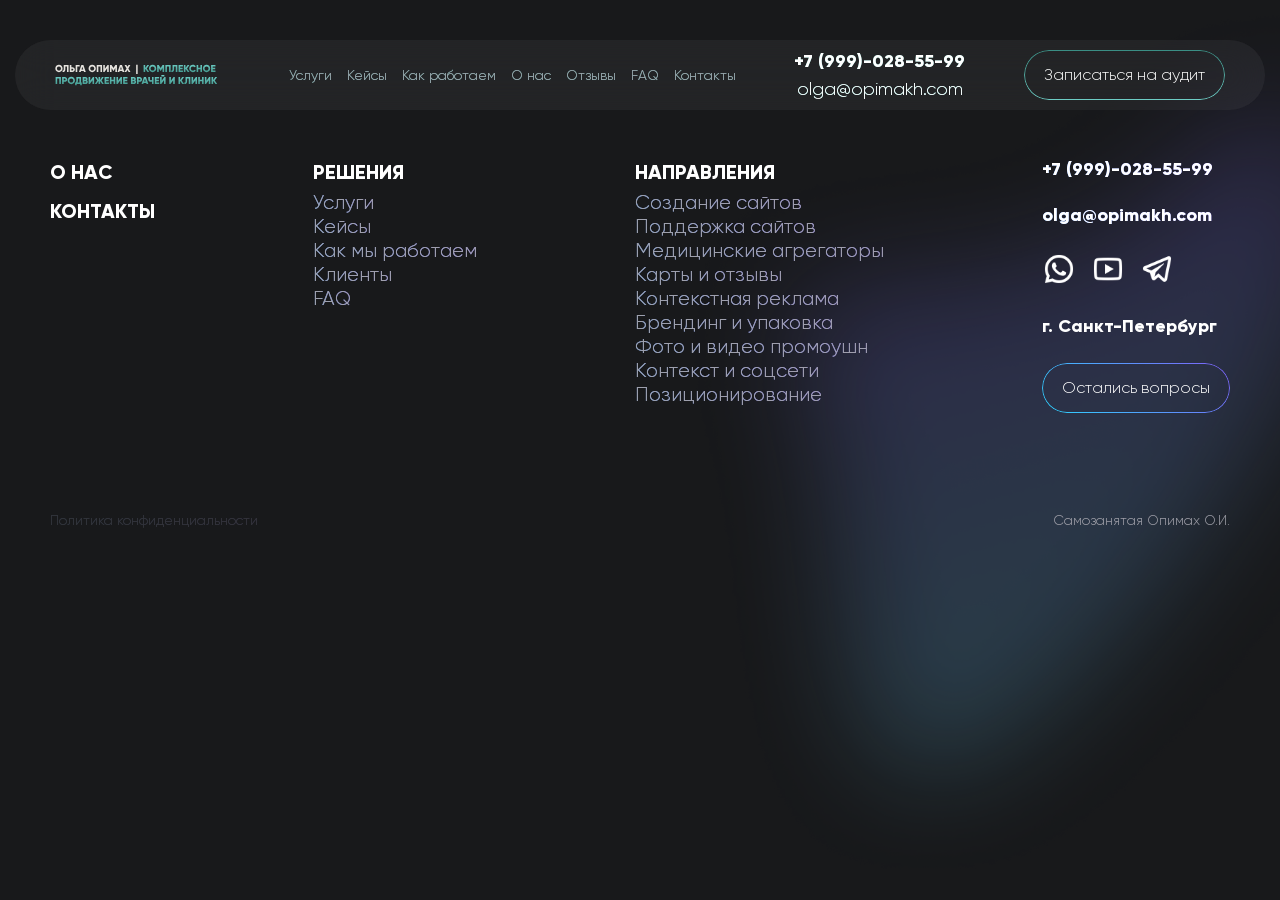
<file: single.html>
<!doctype html>
<html lang="en">
  <head>
    <meta charset="UTF-8" />
    <meta name="viewport" content="width=device-width, initial-scale=1.0" />
    <link rel="stylesheet" href="css/style.css" />
    <title>Агенство</title>
  </head>
  <body>
    <div class="wrapper">
      <header class="header">
        <div class="header-container">
          <div class="header__inner">
            <a class="logo" href="#">
              <img src="img/logo/logo.svg" alt="Логотип компании" />
            </a>
            <div class="nav">
              <ul class="nav__list">
                <li class="nav__item">
                  <a class="nav__link" href="#collaboration">Услуги</a>
                </li>
                <li class="nav__item">
                  <a class="nav__link" href="#portfolio">Кейсы</a>
                </li>
                <li class="nav__item">
                  <a class="nav__link" href="#process">Как работаем </a>
                </li>
                <li class="nav__item">
                  <a class="nav__link" href="#about">О нас</a>
                </li>
                <li class="nav__item">
                  <a class="nav__link" href="#feedback">Отзывы</a>
                </li>
                <li class="nav__item">
                  <a class="nav__link" href="#faq">FAQ</a>
                </li>
                <li class="nav__item">
                  <a class="nav__link" href="#">Контакты</a>
                </li>
              </ul>
              <div class="mobile__contacts">
                <div class="number">
                  <a href="tel:+79990285599">+7 (999)-028-55-99</a>
                </div>
                <div class="header__mail">
                  <a href="mailto:olga@opimakh.com">olga@opimakh.com</a>
                </div>
              </div>
              <a class="mobile__btn" href="#application">
                Записаться на аудит
              </a>
            </div>
            <div class="header__contacts">
              <div class="number">
                <a href="tel:+79990285599">+7 (999)-028-55-99</a>
              </div>
              <div class="header__mail">
                <a href="mailto:olga@opimakh.com">olga@opimakh.com</a>
              </div>
            </div>
            <a class="header__btn" href="#application"> Записаться на аудит </a>
            <a class="burger-icon" href="#">
              <span></span>
            </a>
          </div>
        </div>
      </header>

      <main class="main">
        <div class="single-hero">
            <div class="container">
                <div class="single-hro__inner">
                    
                </div>
            </div>
        </div>
      </main>

      <footer class="footer">
        <div class="container">
          <div class="footer__decor">
            <img src="img/decor/footer-decor.png" alt="" />
          </div>
          <div class="footer__hero">
            <div class="footer__inner">
              <div class="footer__column">
                <ul class="footer__list">
                  <li class="footer__item">
                    <a class="footer__link" href="">о нас</a>
                  </li>
                  <li class="footer__item">
                    <a class="footer__link" href="">контакты</a>
                  </li>
                </ul>
              </div>
              <div class="footer__column">
                <p class="footer__column-title">Решения</p>
                <ul class="footer__column-list">
                  <li class="footer__column-item">
                    <a href="" class="footer__column-link">Услуги</a>
                  </li>
                  <li class="footer__column-item">
                    <a href="" class="footer__column-link">Кейсы</a>
                  </li>
                  <li class="footer__column-item">
                    <a href="" class="footer__column-link">Как мы работаем</a>
                  </li>
                  <li class="footer__column-item">
                    <a href="" class="footer__column-link">Клиенты</a>
                  </li>
                  <li class="footer__column-item">
                    <a href="" class="footer__column-link">FAQ</a>
                  </li>
                </ul>
              </div>
              <div class="footer__column">
                <p class="footer__column-title">направления</p>
                <ul class="footer__column-list">
                  <li class="footer__column-item">
                    <a href="" class="footer__column-link">Создание сайтов</a>
                  </li>
                  <li class="footer__column-item">
                    <a href="" class="footer__column-link">Поддержка сайтов</a>
                  </li>
                  <li class="footer__column-item">
                    <a href="" class="footer__column-link"
                      >Медицинские агрегаторы</a
                    >
                  </li>
                  <li class="footer__column-item">
                    <a href="" class="footer__column-link">Карты и отзывы</a>
                  </li>
                  <li class="footer__column-item">
                    <a href="" class="footer__column-link"
                      >Контекстная реклама</a
                    >
                  </li>
                  <li class="footer__column-item">
                    <a href="" class="footer__column-link"
                      >Брендинг и упаковка</a
                    >
                  </li>
                  <li class="footer__column-item">
                    <a href="" class="footer__column-link"
                      >Фото и видео промоушн</a
                    >
                  </li>
                  <li class="footer__column-item">
                    <a href="" class="footer__column-link"
                      >Контекст и соцсети</a
                    >
                  </li>
                  <li class="footer__column-item">
                    <a href="" class="footer__column-link">Позиционирование</a>
                  </li>
                </ul>
              </div>
              <div class="footer__column">
                <a class="footer__number" href="">+7 (999)-028-55-99</a>
                <a class="footer__mail" href="">olga@opimakh.com</a>
                <div class="footer__socails">
                  <a href="">
                    <svg
                      width="34"
                      height="34"
                      viewBox="0 0 34 34"
                      fill="none"
                      xmlns="http://www.w3.org/2000/svg"
                      xmlns:xlink="http://www.w3.org/1999/xlink"
                    >
                      <rect
                        width="34"
                        height="34"
                        fill="url(#pattern0_1013_158)"
                      />
                      <defs>
                        <pattern
                          id="pattern0_1013_158"
                          patternContentUnits="objectBoundingBox"
                          width="1"
                          height="1"
                        >
                          <use
                            xlink:href="#image0_1013_158"
                            transform="scale(0.0104167)"
                          />
                        </pattern>
                        <image
                          id="image0_1013_158"
                          width="96"
                          height="96"
                          preserveAspectRatio="none"
                          xlink:href="[data-uri]"
                        />
                      </defs>
                    </svg>
                  </a>
                  <a href="">
                    <svg
                      width="34"
                      height="34"
                      viewBox="0 0 34 34"
                      fill="none"
                      xmlns="http://www.w3.org/2000/svg"
                      xmlns:xlink="http://www.w3.org/1999/xlink"
                    >
                      <rect
                        width="34"
                        height="34"
                        fill="url(#pattern0_1013_159)"
                      />
                      <defs>
                        <pattern
                          id="pattern0_1013_159"
                          patternContentUnits="objectBoundingBox"
                          width="1"
                          height="1"
                        >
                          <use
                            xlink:href="#image0_1013_159"
                            transform="scale(0.0104167)"
                          />
                        </pattern>
                        <image
                          id="image0_1013_159"
                          width="96"
                          height="96"
                          preserveAspectRatio="none"
                          xlink:href="[data-uri]"
                        />
                      </defs>
                    </svg>
                  </a>
                  <a href="">
                    <svg
                      width="34"
                      height="34"
                      viewBox="0 0 34 34"
                      fill="none"
                      xmlns="http://www.w3.org/2000/svg"
                      xmlns:xlink="http://www.w3.org/1999/xlink"
                    >
                      <rect
                        width="34"
                        height="34"
                        fill="url(#pattern0_1013_160)"
                      />
                      <defs>
                        <pattern
                          id="pattern0_1013_160"
                          patternContentUnits="objectBoundingBox"
                          width="1"
                          height="1"
                        >
                          <use
                            xlink:href="#image0_1013_160"
                            transform="scale(0.0104167)"
                          />
                        </pattern>
                        <image
                          id="image0_1013_160"
                          width="96"
                          height="96"
                          preserveAspectRatio="none"
                          xlink:href="[data-uri]"
                        />
                      </defs>
                    </svg>
                  </a>
                </div>
                <p class="footer__address">г. Санкт-Петербург</p>
                <a class="footer__btn">Остались вопросы</a>
              </div>
            </div>
          </div>

          <div class="footer__bottom">
            <a href="">Политика конфиденциальности</a>
            <p>Самозанятая Опимах О.И.</p>
          </div>
        </div>
      </footer>
    </div>
    <script src="js/swiper-bundle.min.js"></script>
    <script src="js/inputmask.min.js"></script>
    <script src="js/script.js"></script>
  </body>
</html>
</file>
<file: css/style.css>
@import url("reset.css");
@import url("font.css");
@import url("swiper-bundle.min.css");

:root {
  --bg-color: rgba(24, 25, 27, 1);
  --global-color: rgba(255, 255, 255, 1);
  --grey: rgba(161, 161, 170, 1);
  --accent-blue: rgba(45, 212, 255, 1);
  --accent-purple: rgba(127, 96, 249, 1);
}
html {
  scroll-behavior: smooth;
  scroll-padding-top: 150px;
}
body {
  background: var(--general-bg);
  color: var(--general-text);
  font-family: "Gilroy", "Arial", sans-serif;
  background: var(--bg-color);
  color: var(--global-color);
}

.wrapper {
  min-height: 100%;
  width: 100%;
  overflow: hidden;
  display: flex;
  flex-direction: column;
}

.container {
  max-width: 1210px;
  margin: 0 auto;
  padding: 0 15px;
  height: 100%;
}

.header-container {
  max-width: 1390px;
  width: 100%;
  margin: 0 auto;
  padding: 0 15px;
}
.body--opened-menu {
  overflow: hidden;
}

/* ---------------------------------------------------------------------------- */
.header {
  padding-top: 40px;
  height: 70px;
  position: relative;
  display: flex;
  justify-content: center;
  z-index: 10;
}
.header-container {
  position: fixed;
}
.header__inner {
  display: flex;
  align-items: center;
  justify-content: space-between;
  padding: 10px 40px;
  border-radius: 60px;
  background: #ffffff0d;
  backdrop-filter: blur(20px);
}
.logo {
  max-width: 175px;
}
.logo img {
  width: 100%;
}
.nav__list {
  display: flex;
  gap: 15px;
}
.nav__link {
  font-size: 14px;
  line-height: 24px;
  transition: all 0.3s;

  background: linear-gradient( #3A8E84 0%,  #6DCCC4 99%);
  background-size: 200% 100%;
  background-position: -100% 0;
  -webkit-background-clip: text;
  background-clip: text;
  -webkit-text-fill-color: transparent;
  color: transparent;

  text-shadow: 0 0 0 var(--grey);
}
.header__contacts {
  display: flex;
  align-items: center;
  gap: 20px;
}
.number {
  font-weight: bold;
}
.number,
.header__mail {
  font-size: 18px;
  transition: all 0.3s;
  background: linear-gradient( #3A8E84 0%,  #6DCCC4 99%);
  background-size: 200% 100%;
  background-position: -100% 0;
  -webkit-background-clip: text;
  background-clip: text;
  -webkit-text-fill-color: transparent;
  color: transparent;

  text-shadow: 0 0 0 var(--global-color);
}
.nav__link:hover,
.number:hover,
.header__mail:hover {
  background-position: 0 0;
  text-shadow: 0 0 0 transparent;
}
.header__btn,
.mobile__btn {
  background: transparent;
  border: none;
  border-radius: 60px;
  padding: 12px 20px;
  font-size: 16px;
  line-height: 26px;
  font-weight: 300;
  color: var(--global-color);
  transition: all 0.3s;
  outline: 1px solid transparent;
  outline-offset: -1px;
  position: relative;
  z-index: 1;
  cursor: pointer;
}
.header__btn::after,
.mobile__btn::after {
  content: "";
  position: absolute;
  top: 0;
  left: 0;
  right: 0;
  bottom: 0;
  border-radius: 60px;
  border: 1px solid transparent;
  background: linear-gradient( #3A8E84 0%,  #6DCCC4 99%)
    border-box;
  -webkit-mask:
    linear-gradient(#fff 0 0) padding-box,
    linear-gradient(#fff 0 0);
  mask:
    linear-gradient(#fff 0 0) padding-box,
    linear-gradient(#fff 0 0);
  -webkit-mask-composite: xor;
  mask-composite: exclude;
  pointer-events: none;
  z-index: -1;
  transition: all 0.3s;
}
.header__btn::before,
.mobile__btn::before {
  content: "";
  position: absolute;
  top: 0;
  left: 0;
  right: 0;
  bottom: 0;
  border-radius: 60px;
  background: linear-gradient( #3A8E84 0%,  #6DCCC4 99%);
  opacity: 0;
  transition: opacity 0.3s;
  z-index: -1;
}
.header__btn:hover {
  color: white;
}
.header__btn:hover::before {
  opacity: 1;
}
.header__btn:hover::after {
  opacity: 0;
}
.burger-icon {
  display: none;
  width: 50px;
  height: 50px;
  align-items: center;
  justify-content: center;
  z-index: 11;
}
.burger-icon span,
.burger-icon span::before,
.burger-icon span::after {
  display: block;
  background: linear-gradient( #3A8E84 0%,  #6DCCC4 99%);
  width: 30px;
  height: 3px;
  border-radius: 100px;
  transition: all 0.4s;
}
.burger-icon span {
  position: relative;
}
.burger-icon span::before,
.burger-icon span::after {
  content: "";
  position: absolute;
}
.burger-icon span::before {
  top: -8px;
  transition: all 0.4s;
}
.burger-icon span::after {
  bottom: -8px;
  transition: all 0.4s;
}
.body--opened-menu .burger-icon span::before {
  top: 0px;
  transform: rotate(45deg);
}
.body--opened-menu .burger-icon span::after {
  bottom: 0px;
  transform: rotate(-45deg);
}
.body--opened-menu .burger-icon span {
  background: transparent;
}
.mobile__contacts,
.mobile__btn {
  display: none;
}


/* ---------------------------------------------------------------------------- */
.hero {
  margin-top: 90px;
}
.hero__inner {
  display: flex;
}
.hero__info {
  margin-top: 25px;
}
.hero__title {
  max-width: 690px;
  font-size: 60px;
  margin-bottom: 30px;
  text-transform: uppercase;
}
.cursor {
  display: inline-block;
  width: 1px; 
  margin-left: 2px;
  animation: blink 1s infinite; 
}
@keyframes blink {
  0%,
  50% {
    opacity: 1;
  }
  51%,
  100% {
    opacity: 0;
  }
}
.typed-part {
  display: inline;
  text-align: left;
  font-weight: 300 !important;
  white-space: pre-wrap;
}

.hero__info-text {
  max-width: 650px;
  font-size: 20px;
  line-height: 28px;
  color: var(--grey);
}
.hero__text {
  margin-bottom: 40px;
}
.hero__list {
  margin-bottom: 30px;
}
.hero__item {
  list-style: disc;
  margin-left: 30px;
}
.hero__btns {
  display: flex;
  gap: 15px;
}
.hero__btn:first-child {
  background: linear-gradient( #3A8E84 0%,  #6DCCC4 99%);
  padding: 20px 38px;
  border-radius: 60px;
  font-size: 14px;
  line-height: 22px;
  font-weight: bold;
  text-transform: uppercase;
}
.hero__btn:first-child:hover {
  border: none;
  transition: all 0.3s;
  outline: 1px solid transparent;
  outline-offset: -1px;
  position: relative;
  z-index: 1;
  cursor: pointer;
  display: flex;
  align-items: center;
  justify-content: center;
  background: linear-gradient( #3A8E84 0%,  #6DCCC4 99%);
  -webkit-background-clip: text;
  background-clip: text;
  color: transparent;
}

.hero__btn:first-child:hover::after {
  content: "";
  position: absolute;
  top: 0;
  left: 0;
  right: 0;
  bottom: 0;
  border-radius: 60px;
  border: 1px solid transparent;
  background: linear-gradient( #3A8E84 0%,  #6DCCC4 99%)
    border-box;
  -webkit-mask:
    linear-gradient(#fff 0 0) padding-box,
    linear-gradient(#fff 0 0);
  mask:
    linear-gradient(#fff 0 0) padding-box,
    linear-gradient(#fff 0 0);
  -webkit-mask-composite: xor;
  mask-composite: exclude;
  pointer-events: none;
  z-index: -1;
  transition: all 0.3s;
}
.hero__btn:first-child:hover::before {
  content: "";
  position: absolute;
  top: 0;
  left: 0;
  right: 0;
  bottom: 0;
  border-radius: 60px;
  background: linear-gradient( #3A8E84 0%,  #6DCCC4 99%);
  opacity: 0;
  transition: opacity 0.3s;
  z-index: -1;
}
.hero__btn:last-child {
  border: none;
  border-radius: 60px;
  padding: 15px 20px;
  font-size: 14px;
  line-height: 24px;
  font-weight: 300;
  color: var(--global-color);
  transition: all 0.3s;
  outline: 1px solid transparent;
  outline-offset: -1px;
  position: relative;
  z-index: 1;
  cursor: pointer;
  display: flex;
  align-items: center;
  justify-content: center;
  background: linear-gradient( #3A8E84 0%,  #6DCCC4 99%);
  -webkit-background-clip: text;
  background-clip: text;
  color: transparent;
}
.hero__btn:last-child::after {
  content: "";
  position: absolute;
  top: 0;
  left: 0;
  right: 0;
  bottom: 0;
  border-radius: 60px;
  border: 1px solid transparent;
  background: linear-gradient( #3A8E84 0%,  #6DCCC4 99%)
    border-box;
  -webkit-mask:
    linear-gradient(#fff 0 0) padding-box,
    linear-gradient(#fff 0 0);
  mask:
    linear-gradient(#fff 0 0) padding-box,
    linear-gradient(#fff 0 0);
  -webkit-mask-composite: xor;
  mask-composite: exclude;
  pointer-events: none;
  z-index: -1;
  transition: all 0.3s;
}
.hero__btn:last-child::before {
  content: "";
  position: absolute;
  top: 0;
  left: 0;
  right: 0;
  bottom: 0;
  border-radius: 60px;
  background: linear-gradient( #3A8E84 0%,  #6DCCC4 99%);
  opacity: 0;
  transition: opacity 0.3s;
  z-index: -1;
}
.hero__btn:last-child:hover {
  color: white;
}
.hero__btn:last-child:hover::before {
  opacity: 1;
}
.hero__btn:last-child:hover::after {
  opacity: 0;
}
.hero__img {
  flex-shrink: 0;
}
.hero__img img {
  max-width: 483px;
  width: 100%;
}
/* ---------------------------------------------------------------------------- */
.services,
.collaboration,
.process,
.portfolio,
.about,
.feedback,
.faq {
  padding-bottom: 100px;
}
.section__count {
  display: flex;
  justify-content: space-between;
  border-top: 2px solid #3A8E84;
  padding: 12px 0 15px;
  margin-bottom: 18px;
  opacity: .2;
}
.section__number {
  font-size: 24px;
  font-weight: bold;
  color: #3A8E84;
}
.section__circle {
  width: 23px;
  height: 23px;
  border-radius: 100%;
  border: 2px solid #3A8E84;
}

.subtitle {
  text-transform: uppercase;
  font-weight: bold;
  margin-bottom: 20px;
  color: var(--grey);
}
.title {
  font-size: 50px;
  font-weight: bold;
  text-transform: uppercase;
  margin-bottom: 45px;
}
.title span {
  background: linear-gradient( #3A8E84 0%,  #6DCCC4 99%);
  -webkit-background-clip: text;
  background-clip: text;
  color: transparent;
}
.services-cards__list {
  display: flex;
  gap: 15px 5px;
  flex-wrap: wrap;
  justify-content: center;
}
.services__desc {
  max-width: 1013px;
  color: var(--grey);
  font-size: 20px;
  margin-bottom: 45px;
}
.services-card__item {
  max-width: 390px;
  width: 100%;
  height: 252px;
}
.services-card__item:hover .services-card__inner {
  transform: rotateY(180deg);
}
.services-card__inner {
  position: relative;
  max-width: 390px;
  width: 100%;
  transition: transform 0.6s;
  transform-style: preserve-3d;
}
.services-card__front,
.services-card__back {
  position: absolute;
  backface-visibility: hidden;
  max-width: 390px;
  width: 100%;
  height: 252px;
  border-radius: 10px;
  border: 2px solid #2b2b2b;
  overflow: hidden;
}
.services-card__back {
  background: linear-gradient( #3A8E84 0%,  #6DCCC4 99%);
  z-index: -1;
  transform: rotateY(180deg);
}
.services__front-inner,
.services__back-inner {
  position: relative;
  padding: 55px 25px 34px;
}
.services__number {
  font-weight: bold;
  font-size: 150px;
  line-height: 71%;
  -webkit-text-stroke: 2px #2b2b2b;
  color: transparent;
  position: absolute;
  top: 0;
  right: 0;
  z-index: 0;
}
.services-card__title {
  position: relative;
  z-index: 1;
  font-size: 30px;
  font-weight: bold;
  margin-bottom: 6px;
}
.services-card__desc {
  position: relative;
  z-index: 1;
  font-size: 20px;
  max-width: 330px;
  color: var(--grey);
}
.services-card__back {
  border: 2px solid transparent;
}
.services-card__back .services__number {
  -webkit-text-stroke: 2px rgba(204, 204, 204, 1);
}
.services-card__back .services-card__desc {
  color: rgba(255, 255, 255, 1);
}
/* ---------------------------------------------------------------------------- */
.collaboration {
  background: url("../img/decor/decor.png") no-repeat;
  background-size: 817.14px;
  background-position: 150% 0%;
}
.services-card__item-desc {
  max-width: 270px;
  color: var(--grey);
}
/* ---------------------------------------------------------------------------- */
.portfolio {
  position: relative;
}
.portfolio-decor-top {
  position: absolute;
  top: -20%;
  right: -35%;
  z-index: -1;
}
.portfolio-decor-bottom {
  position: absolute;
  left: -60%;
  bottom: -40%;
}
.portfolio__container {
  display: flex;
  gap: 30px;
  margin-bottom: 40px;
}
.portfolio__column:first-child {
  flex-shrink: 0;
  max-width: 296px;
  font-size: 20px;
  line-height: 24px;
  color: var(--grey);
  margin-top: 40px;
  flex: 0 0 296px;
}
.portfolio__column:last-child {
  flex: 1;
  min-width: 0;
}
.portfolio__slider {
  border-bottom: 1px solid #191919;
}
.portfolio-slider__arrows {
  display: flex;
  justify-content: end;
  gap: 25px;
  margin: 0 30px 10px 0;
}
.portfolio-button-prev,
.portfolio-button-next {
  cursor: pointer;
}
.portfolio-button-prev svg rect,
.portfolio-button-next svg rect {
  transition: all 0.3s;
}
.portfolio-button-prev:hover svg rect,
.portfolio-button-next:hover svg rect {
  opacity: 1;
}
.portfolio-slide {
  display: flex;
  width: 100%;
  flex-shrink: 0;
}
.portfolio-slide__link {
  display: flex;
  justify-content: space-between;
  align-items: center;
  padding-right: 20px;
}
.portfolio-slide__link svg {
  transform: rotate(-135deg);
}
.portfolio-slide__now,
.portfolio-slide__before {
  max-width: 415px;
  width: 100%;
}
.portfolio-slide__before img,
.portfolio-slide__now img {
  width: 100%;
  height: auto;
  object-fit: cover;
  border-radius: 10px;
  overflow: hidden;
  margin-bottom: 17px;
}
.portfolio__cases {
  display: flex;
  gap: 5px;
}
.portfolio__case {
  max-width: 415px;
  display: flex;
  flex-direction: column;
  gap: 15px;
  font-weight: bold;
}
.portfolio__case img {
  width: 100%;
  border-radius: 10px;
}
.portfolio__case .portfolio-slide__link p {
  padding: 10px 0;
  font-size: 24px;
}
.portfolio__case:last-child {
  font-size: 20px;
  line-height: 22px;
  width: 100%;
  border: 1px solid rgb(249, 249, 249, 0.2);
  border-radius: 10px;
  flex: 1;
  justify-content: end;
  padding: 15px 18px;
  white-space: nowrap;
}
.portfolio-slide__link {
}
/* ---------------------------------------------------------------------------- */
.process {
  background: url("../img/decor/ellipse.png") no-repeat;
  background-size: contain;
  background-position: 0% 30%;
}
.process__list {
  display: flex;
  flex-direction: column;
  gap: 20px;
}
.process__item {
  border-radius: 20px;
  border: 2px solid var(--grey);
  padding: 115px 68px 18px 37px;
}
.process__item-title {
  font-weight: bold;
  font-size: 50px;
  text-transform: uppercase;
  margin-bottom: 30px;
}
.process__item:last-child .process__item-title {
  background: linear-gradient( #3A8E84 0%,  #6DCCC4 99%);
  -webkit-background-clip: text;
  background-clip: text;
  color: transparent;
}
.process__item-desc {
  font-size: 20px;
  color: var(--grey);
}
/* ---------------------------------------------------------------------------- */
.about {
  position: relative;
}
.about__decor-top {
  position: absolute;
  top: 0;
  right: 0;
}
.about__decor-bottom {
  position: absolute;
  left: 0;
  bottom: 40%;
  z-index: -1;
}
.lines-decor {
  position: absolute;
  bottom: -55%;
  left: 0;
}
.about__inner {
}
.about__container {
  display: flex;
  justify-content: space-between;
  gap: 10px;
  margin-bottom: 50px;
}
.about__column {
}
.about__column:last-child {
  max-width: 477px;
  width: 100%;
}
.about__list {
  display: flex;
  gap: 8px;
  height: 100%;
}
.about__item {
  max-width: 200px;
  width: 100%;
  border-radius: 10px;
  padding: 20px;
  display: flex;
}
.about__item:first-child {
  flex-direction: column;
  justify-content: space-between;
  background: linear-gradient(45deg, var(--accent-blue), var(--accent-purple));
}
.about__item:nth-child(2) {
  flex-direction: column-reverse;
  justify-content: space-between;
  background: oklab(21.779% 0 -0.00002 / 0.612);
  backdrop-filter: blur(20px);
}
.about__item:nth-child(3) {
  border: 2px solid #2b2b2b;
  flex-direction: column;
  justify-content: center;
}
.about__item-text {
}
.about__item-number {
  font-size: 40px;
  line-height: 66px;
  font-weight: bold;
}
.about__item-desc {
  font-size: 18px;
}
.about__item-icon {
}
.about__title {
  margin-bottom: 35px;
}
.about__desc {
  font-size: 20px;
  color: var(--grey);
}
.about__slider {
  position: relative;
  margin-bottom: 20px;
}
.about-wrapper {
}
.about-slide {
  font-size: 20px;
}
.about-slide__img img {
  max-width: 390px;
  width: 100%;
  max-height: 390px;
  height: 100%;
  border-radius: 10px;
  margin-bottom: 20px;
  object-fit: cover;
  display: flex;
  justify-content: center;
}
.about-slide__name {
  font-weight: bold;
  margin-bottom: 5px;
}
.about-slide__text {
  color: var(--grey);
  max-width: 340px;
}
.about-slider__arrows {
  position: absolute;
  top: 40%;
  transform: translateY(-40%);
  left: 0;
  width: 100%;
  display: flex;
  justify-content: space-between;
  z-index: 10;
}
.about-button-prev {
  transform: rotate(90deg);
}
.about-button-next {
  transform: rotate(-90deg);
}
.about-button-prev,
.about-button-next {
  cursor: pointer;
}
.about-button-prev svg path,
.about-button-next svg path {
  transition: all 0.3s;
}
.about-button-prev:hover svg path,
.about-button-next:hover svg path {
  fill: var(--accent-blue);
}
.about-bottom__title {
  margin-bottom: 20px;
}
.about-bottom__desc {
  color: var(--grey);
  max-width: 495px;
  margin-bottom: 10px;
}

.running-lines {
  display: flex;
  flex-direction: column;
}
.running-line {
  overflow: hidden;
  white-space: nowrap;
  position: relative;
}
.running-line__wrapper {
  display: flex;
  width: fit-content;
}
.running-line__item {
  display: flex;
  align-items: center;
  /* padding: 12px 0; */
}
.running-line__text {
  font-size: 120px;
  text-transform: uppercase;
  font-weight: bold;
  /* font-weight: 500; */
  margin: 0 20px;
  color: #d9d9d9;
  white-space: nowrap;
}
.running-line:nth-child(2) .running-line__text {
  opacity: 0.1;
}
.running-line:nth-child(1) .running-line__text,
.running-line:nth-child(3) .running-line__text {
  -webkit-text-stroke: 2px #2b2b2b;
  color: transparent;
}

/* ---------------------------------------------------------------------------- */
.feedback__slider {
  padding-bottom: 30px;
}
.feedback-slide {
  display: flex;
  flex-direction: column;
  gap: 30px;
}
.feedback-slide__card {
  border-radius: 10px;
  background: rgb(255, 255, 255, 0.9);
  max-width: 379px;
  width: 100%;
  height: 140px;
  display: flex;
  justify-content: center;
  align-items: center;
}
.feedback-slide__card img {
  max-width: 60%;
  width: 100%;
}
.feedback-slide__title {
  font-size: 14px;
  color: var(--grey);
}
.swiper-scrollbar {
  background: rgba(140, 140, 140, 0.326);
  /* max-width: 50%; */
  position: static;
  width: 50%;
  height: 7px;
  margin: 0 auto;
}
.feedback-scrollbar .swiper-scrollbar-drag {
  /* max-width: 20%; */
  background: linear-gradient(45deg, var(--accent-blue), var(--accent-purple));
  opacity: 0.5;
}
/* ---------------------------------------------------------------------------- */
.faq__body {
  max-width: 1100px;
  margin: 0 auto;
}
.faq__title {
  font-size: 30px;
  margin-bottom: 30px;
}
.accordian-content {
}
.accordion-list {
}
.accordion-list__item {
  border-top: 1px solid var(--grey);
  padding: 15px 0;
}
.accordion-list__item:last-child {
  border-bottom: 1px solid var(--grey);
}
.accordion-list__control {
  display: flex;
  justify-content: space-between;
  gap: 30px;
  margin-bottom: 5px;
}
.accordion-list__control-title {
  font-size: 20px;
  line-height: 24px;
  font-weight: bold;
}
.accordion-list__control-icon {
}
.accordion-list__content {
}
.answer {
  font-size: 20px;
  line-height: 24px;
  color: var(--grey);
}

.accordion-list__control .accordion-list__control-icon svg path {
  transition: all 0.3s;
}
.accordion-list__control:hover .accordion-list__control-icon svg path {
  fill: var(--accent-blue);
}
.accordion-list__control .accordion-list__control-icon svg {
  transition: all 0.3s;
}
.accordion-list__item--opened
  .accordion-list__control
  .accordion-list__control-icon
  svg {
  transform: rotate(45deg);
}
.accordion-list__item--opened.accordion-list__item {
}
.accordion-list__content {
  max-height: 0;
  overflow: hidden;
  transition: all 0.4s;
}
/* ---------------------------------------------------------------------------- */
.application {
  padding: 175px 0 110px;
  background: url("../img/decor/form-bg.jpg") no-repeat;
  background-size: cover;
}
.application__inner {
  display: flex;
  justify-content: center;
  gap: 10px;
}
.apllication__column:first-child {
  max-width: 563px;
  padding: 25px 0;
  display: flex;
  flex-direction: column;
  justify-content: space-between;
}
.apllication__column:last-child {
  max-width: 515px;
  width: 100%;
  padding: 40px 30px;
  background: rgba(0, 0, 0, 0.4);

  backdrop-filter: blur(20px);
  border-radius: 10px;
}
.application__title {
  line-height: 66px;
}
.title {
}
.application__desc {
  color: #f5f5f5;
  font-weight: bold;
  font-size: 18px;
  line-height: 28px;
}
.apllication__column {
}
.application__form {
  display: flex;
  flex-direction: column;
  gap: 10px;
}
.application__form input {
  width: 100%;
  border-radius: 7px;
  background: transparent;
  padding: 20px;
  border: 1px solid var(--grey);
  color: var(--general-text);
}
.application__form input::placeholder {
  color: var(--grey);
}
.application-form__btn {
  display: flex;
  align-items: center;
  gap: 25px;
}
.application-form__btn input {
  background: linear-gradient(45deg, var(--accent-blue), var(--accent-purple));
  display: block;
  border: none;
  font-weight: bold;
  cursor: pointer;
}
.application-form__btn span {
  color: var(--grey);
  font-size: 12px;
}
.application-form__btn span a {
  text-decoration: underline;
}
.application__file-desc {
  margin: 35px 0 20px;
  font-size: 16px;
}
.application__file {
  display: inline-block;
  max-width: 150px;
  border: 1px dashed #ffffff42;
  border-radius: 10px;
  position: relative;
  padding: 12px 0;
  text-align: center;
  margin-bottom: 35px;
  cursor: pointer;
}
.application__form .application__file-input {
  position: absolute;
  opacity: 0;
  left: 0;
  top: 0;
  padding: 12px;
}

.input-file-text {
  position: absolute;
  top: 45px;
  left: -15px;
  width: 330px;
}
/* ---------------------------------------------------------------------------- */
.footer {
  padding: 90px 0;
}
.footer__inner {
  display: flex;
  justify-content: space-between;
}
.footer__item {
  font-size: 20px;
  line-height: 24px;
  font-weight: bold;
  text-transform: uppercase;
  margin-bottom: 15px;
}
.footer__item:last-child {
  margin-bottom: 0;
}
.footer__column-title {
  font-size: 20px;
  line-height: 24px;
  font-weight: bold;
  text-transform: uppercase;
  margin-bottom: 7px;
}
.footer__column-link {
  font-size: 20px;
  line-height: 24px;
  margin-bottom: 7px;
  transition: all 0.3s;

  background: linear-gradient(45deg, var(--accent-blue), var(--accent-purple));
  background-size: 200% 100%;
  background-position: -100% 0;
  -webkit-background-clip: text;
  background-clip: text;
  -webkit-text-fill-color: transparent;
  color: transparent;

  text-shadow: 0 0 0 var(--grey);
}
.footer__number,
.footer__mail {
  transition: all 0.3s;

  background: linear-gradient(45deg, var(--accent-blue), var(--accent-purple));
  background-size: 200% 100%;
  background-position: -100% 0;
  -webkit-background-clip: text;
  background-clip: text;
  -webkit-text-fill-color: transparent;
  color: transparent;

  text-shadow: 0 0 0 var(--global-color);
}
.footer__column-link:hover,
.footer__number:hover,
.footer__mail:hover {
  background-position: 0 0;
  text-shadow: 0 0 0 transparent;
}
.footer__column:last-child {
  display: flex;
  flex-direction: column;
  gap: 28px;
  font-size: 18px;
  font-weight: bold;
}
.footer__socails {
  display: flex;
  gap: 15px;
  align-items: center;
}
.footer__btn {
  display: block;
  max-width: 188px;
  width: 100%;
  background: transparent;
  border: none;
  border-radius: 60px;
  padding: 12px 20px;
  font-size: 16px;
  line-height: 26px;
  font-weight: 300;
  color: var(--general-text);
  transition: all 0.3s;
  outline: 1px solid transparent;
  outline-offset: -1px;
  position: relative;
  z-index: 1;
  cursor: pointer;
}
.footer__btn::after {
  content: "";
  position: absolute;
  top: 0;
  left: 0;
  right: 0;
  bottom: 0;
  border-radius: 60px;
  border: 1px solid transparent;
  background: linear-gradient(45deg, var(--accent-blue), var(--accent-purple))
    border-box;
  -webkit-mask:
    linear-gradient(#fff 0 0) padding-box,
    linear-gradient(#fff 0 0);
  mask:
    linear-gradient(#fff 0 0) padding-box,
    linear-gradient(#fff 0 0);
  -webkit-mask-composite: xor;
  mask-composite: exclude;
  pointer-events: none;
  z-index: -1;
  transition: all 0.3s;
}
.footer__btn::before {
  content: "";
  position: absolute;
  top: 0;
  left: 0;
  right: 0;
  bottom: 0;
  border-radius: 60px;
  background: linear-gradient(45deg, var(--accent-blue), var(--accent-purple));
  opacity: 0;
  transition: opacity 0.3s;
  z-index: -1;
}
.footer__btn:hover {
  color: white;
}
.footer__btn:hover::before {
  opacity: 1;
}
.footer__btn:hover::after {
  opacity: 0;
}
.footer__bottom a:first-child {
  opacity: 0.2;
  transition: all 0.3s;

  background: linear-gradient(45deg, var(--accent-blue), var(--accent-purple));
  background-size: 200% 100%;
  background-position: -100% 0;
  -webkit-background-clip: text;
  background-clip: text;
  -webkit-text-fill-color: transparent;
  color: transparent;

  text-shadow: 0 0 0 var(--grey);
}
.footer__bottom {
  margin-top: 100px;
  display: flex;
  justify-content: space-between;
  color: var(--grey);
  font-size: 14px;
}
.footer__bottom a:last-child {
  opacity: 0.2;
}
.footer__bottom a:first-child:hover {
  background-position: 0 0;
  text-shadow: 0 0 0 transparent;
  opacity: 1;
}
.footer__decor {
  position: relative;
  display: flex;
  justify-content: end;
}
.footer__decor img {
  position: absolute;
  top: -175px;
  right: -20%;
  max-width: 800px;
  z-index: -1;
}
/* ---------------------------------------------------------------------------- */
@media (max-width: 1300px) {
  .header__contacts {
    gap: 10px;
    flex-direction: column;
  }
}
@media (max-width: 1200px) {
  .hero__title {
    max-width: none;
    font-size: 50px;
  }
  .title {
    font-size: 40px;
  }
}
@media (max-width: 1150px) {
  .header__inner {
    display: grid;
    grid-template-columns: 1fr 200px 200px;
  }
  .nav {
    grid-area: 2 / 1 / 3 / 2;
  }
  .header__contacts {
    grid-area: 1 / 2 / 3 / 3;
  }
  .header__btn {
    grid-area: 1 / 3 / 3 / 4;
  }
}
@media (max-width: 1000px) {
  .header__inner {
    display: flex;
  }
  .body--opened-menu .header__inner {
    background: rgba(67, 66, 66, 0.9);
    backdrop-filter: blur(20px);
    border-radius: 30px 30px 0 0;
  }
  .nav {
    /* margin: 0 15px; */
    position: fixed;
    inset: 0;
    z-index: 10;
    min-height: 600px;
    height: 100%;
    background: rgba(67, 66, 66, 0.9);
    backdrop-filter: blur(20px);
    box-shadow: 0px 10px 10px 0px #00000010;
    border-radius: 0 0 30px 30px;

    font-size: 24px;
    align-items: center;
    padding: 20px;

    transform: translateY(-50%);
    opacity: 0;
    visibility: hidden;
    transition: all 0.4s;
  }
  .nav__list {
    flex-direction: column;
    text-align: center;
    margin-bottom: 20px;
  }
  .body--opened-menu .header__inner {
    box-shadow: 0px 4px 10px 0px #00000010;
  }
  .body--opened-menu .nav {
    transform: translateY(10%);
    opacity: 1;
    visibility: visible;
  }
  .body--opened-menu .main {
    background: #ffffff20;
    filter: blur(4.8px);
    z-index: -1;
  }
  .burger-icon {
    display: flex;
  }

  .hero__inner {
    gap: 10px;
  }
  .hero__title {
    max-width: none;
    font-size: 40px;
  }
  .hero__img img {
    max-width: 380px;
  }
}
@media (max-width: 900px) {
  /* ---------------------------------------------------------------------------- */
  .hero__inner {
    flex-direction: column;
    align-items: center;
    gap: 20px;
  }
  .hero__info {
    margin-top: 0px;
  }
  .hero__btns {
    justify-content: center;
  }
  /* ---------------------------------------------------------------------------- */
  .process__item {
    padding: 50px 30px;
  }
  .process__item-title {
    font-size: 40px;
  }
  /* ---------------------------------------------------------------------------- */
  .portfolio__column:first-child {
    max-width: none;
    margin-top: 0px;
    flex: 0;
  }
  .portfolio__container {
    gap: 30px;
    flex-direction: column;
  }
  /* ---------------------------------------------------------------------------- */
  .about__container {
    flex-direction: column-reverse;
    align-items: center;
  }
  .running-line__text {
    font-size: 70px;
  }
  /* ---------------------------------------------------------------------------- */
  .application {
    padding: 50px 0;
  }
  .application__inner {
    flex-direction: column;
    align-items: center;
  }
  .apllication__column:first-child {
    padding: 0;
  }
}
@media (max-width: 800px) {
  /* ---------------------------------------------------------------------------- */
  .header__contacts,
  .header__btn {
    display: none;
  }
  .mobile__contacts,
  .mobile__btn {
    display: flex;
    justify-content: center;
    align-items: center;
    flex-direction: row;
    gap: 10px;
  }
  .mobile__contacts {
    margin-bottom: 20px;
  }
  .mobile__btn {
    margin: 0 auto;
    max-width: 200px;
    width: 100%;
  }

  /* ---------------------------------------------------------------------------- */
  .footer__inner {
    display: grid;
    gap: 20px;
    grid-template-columns: repeat(3, 1fr);
  }
  .footer__column:last-child {
    grid-area: 2 / 2 / 3 / 3;
    justify-self: center;
    text-align: center;
  }
  .footer__socails {
    justify-content: center;
  }
}
@media (max-width: 700px) {
  .portfolio__cases {
    flex-wrap: wrap;
    justify-content: center;
  }
  .portfolio__case {
    max-width: 300px;
  }
}
@media (max-width: 600px) {
  .hero__btns {
    text-align: center;
    flex-direction: column;
    align-items: center;
  }
  .hero__title {
    font-size: 30px;
  }
  .title {
    font-size: 26px;
  }
  .application__title {
    line-height: 35px;
    margin-bottom: 20px;
  }
  /* ---------------------------------------------------------------------------- */
  .collaboration .services-card__item:first-child {
    height: auto;
  }
  /* ---------------------------------------------------------------------------- */
  .process__item {
    padding: 30px;
  }
  .process__item-title {
    font-weight: bold;
    font-size: 28px;
    text-transform: uppercase;
    margin-bottom: 20px;
  }
  /* ---------------------------------------------------------------------------- */
  .about-slide {
    display: flex;
    flex-direction: column;
    justify-content: center;
    align-items: center;
  }
  /* ---------------------------------------------------------------------------- */
  .feedback-slide {
    align-items: center;
  }
  /* ---------------------------------------------------------------------------- */
  .footer {
    padding: 50px 0;
  }
  .footer__inner {
    grid-template-columns: 1fr;
  }
  .footer__column:last-child {
    grid-area: auto;
    grid-column: auto;
    grid-row: auto;
    justify-self: start;
    text-align: start;
  }
  .footer__bottom {
    margin-top: 50px;
    flex-direction: column-reverse;
    gap: 10px;
    align-items: center;
  }
}
@media (max-width: 500px) {
  /* ---------------------------------------------------------------------------- */
  .about__list {
    flex-wrap: wrap;
    justify-content: center;
  }
  .about__item {
    max-width: 200px;
    width: 100%;
    border-radius: 10px;
    padding: 20px;
    display: flex;
    gap: 10px;
  }

  .about__item-number {
    font-size: 30px;
    line-height: 50px;
    font-weight: bold;
  }
  .running-line__text {
    font-size: 45px;
  }
  /* ---------------------------------------------------------------------------- */
  .mobile__contacts {
    flex-direction: column;
  }
  .application-form__btn {
    flex-direction: column;
  }
}
</file>
